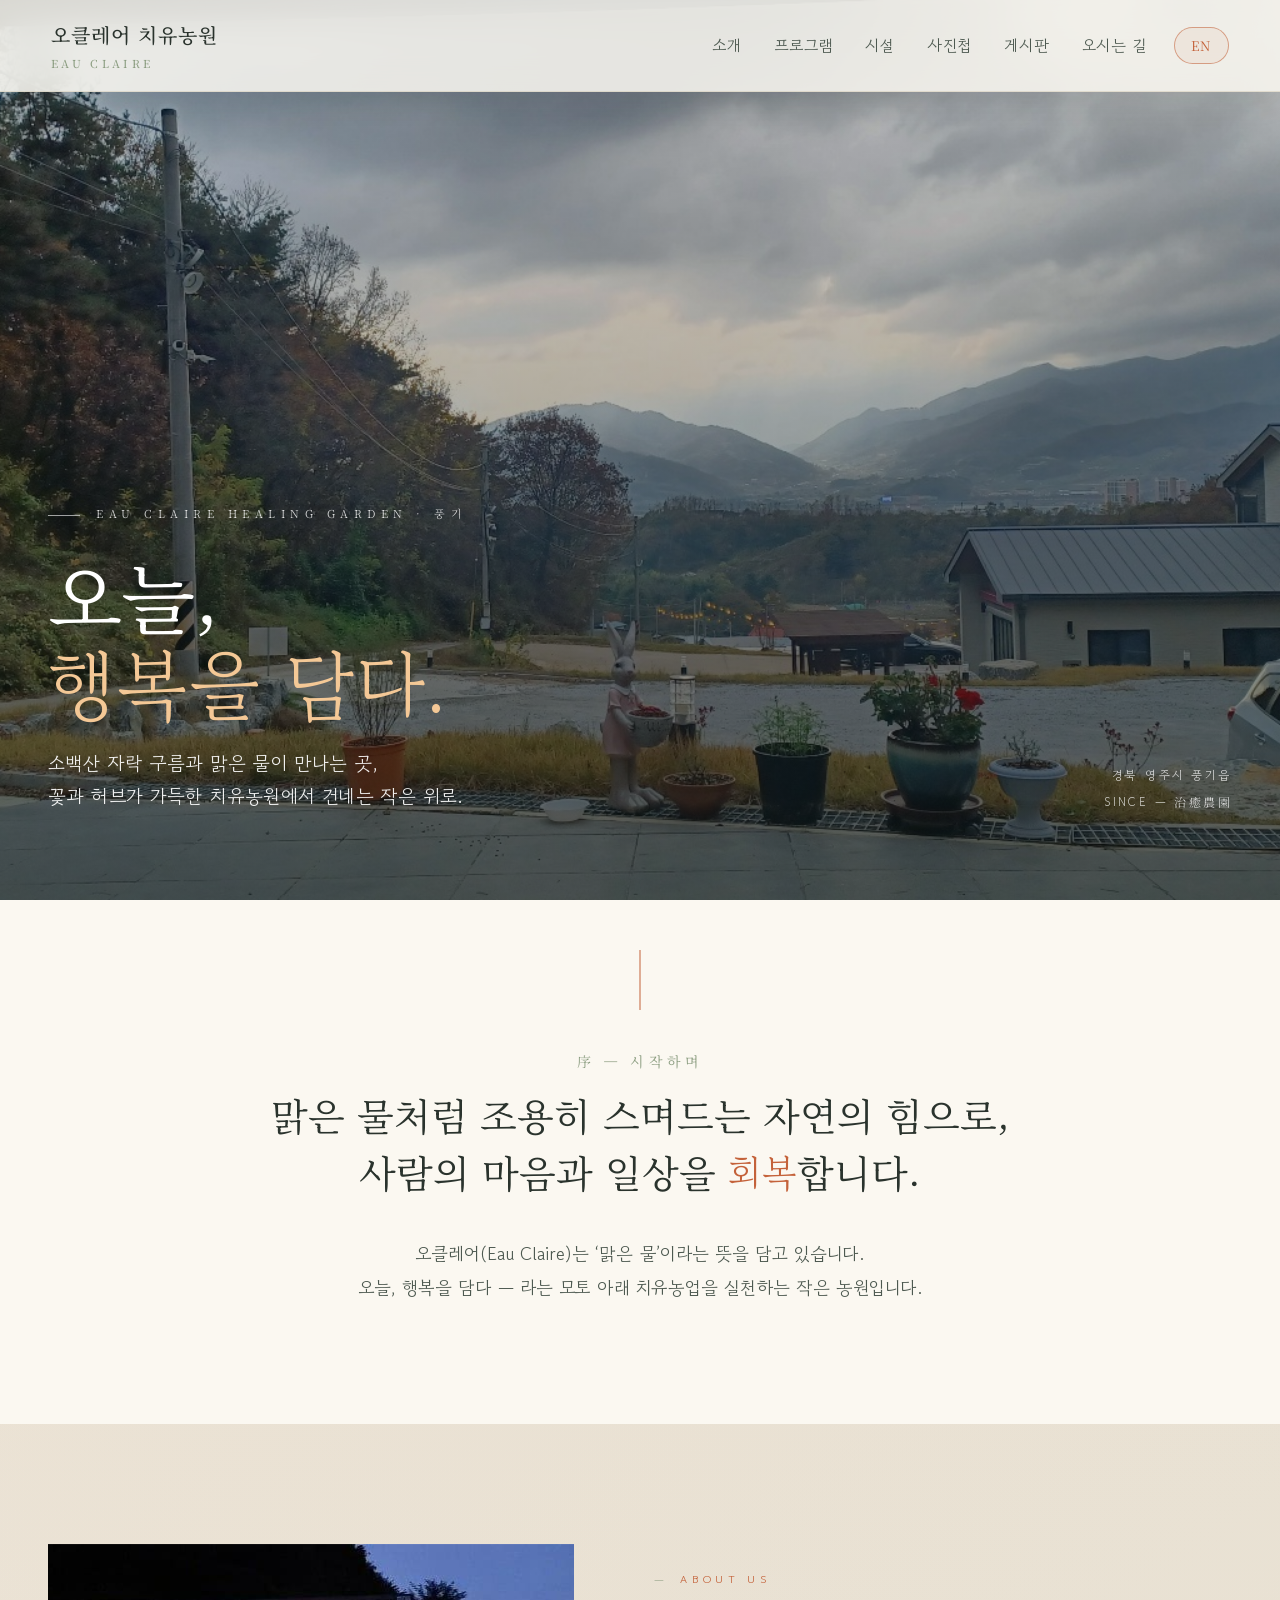
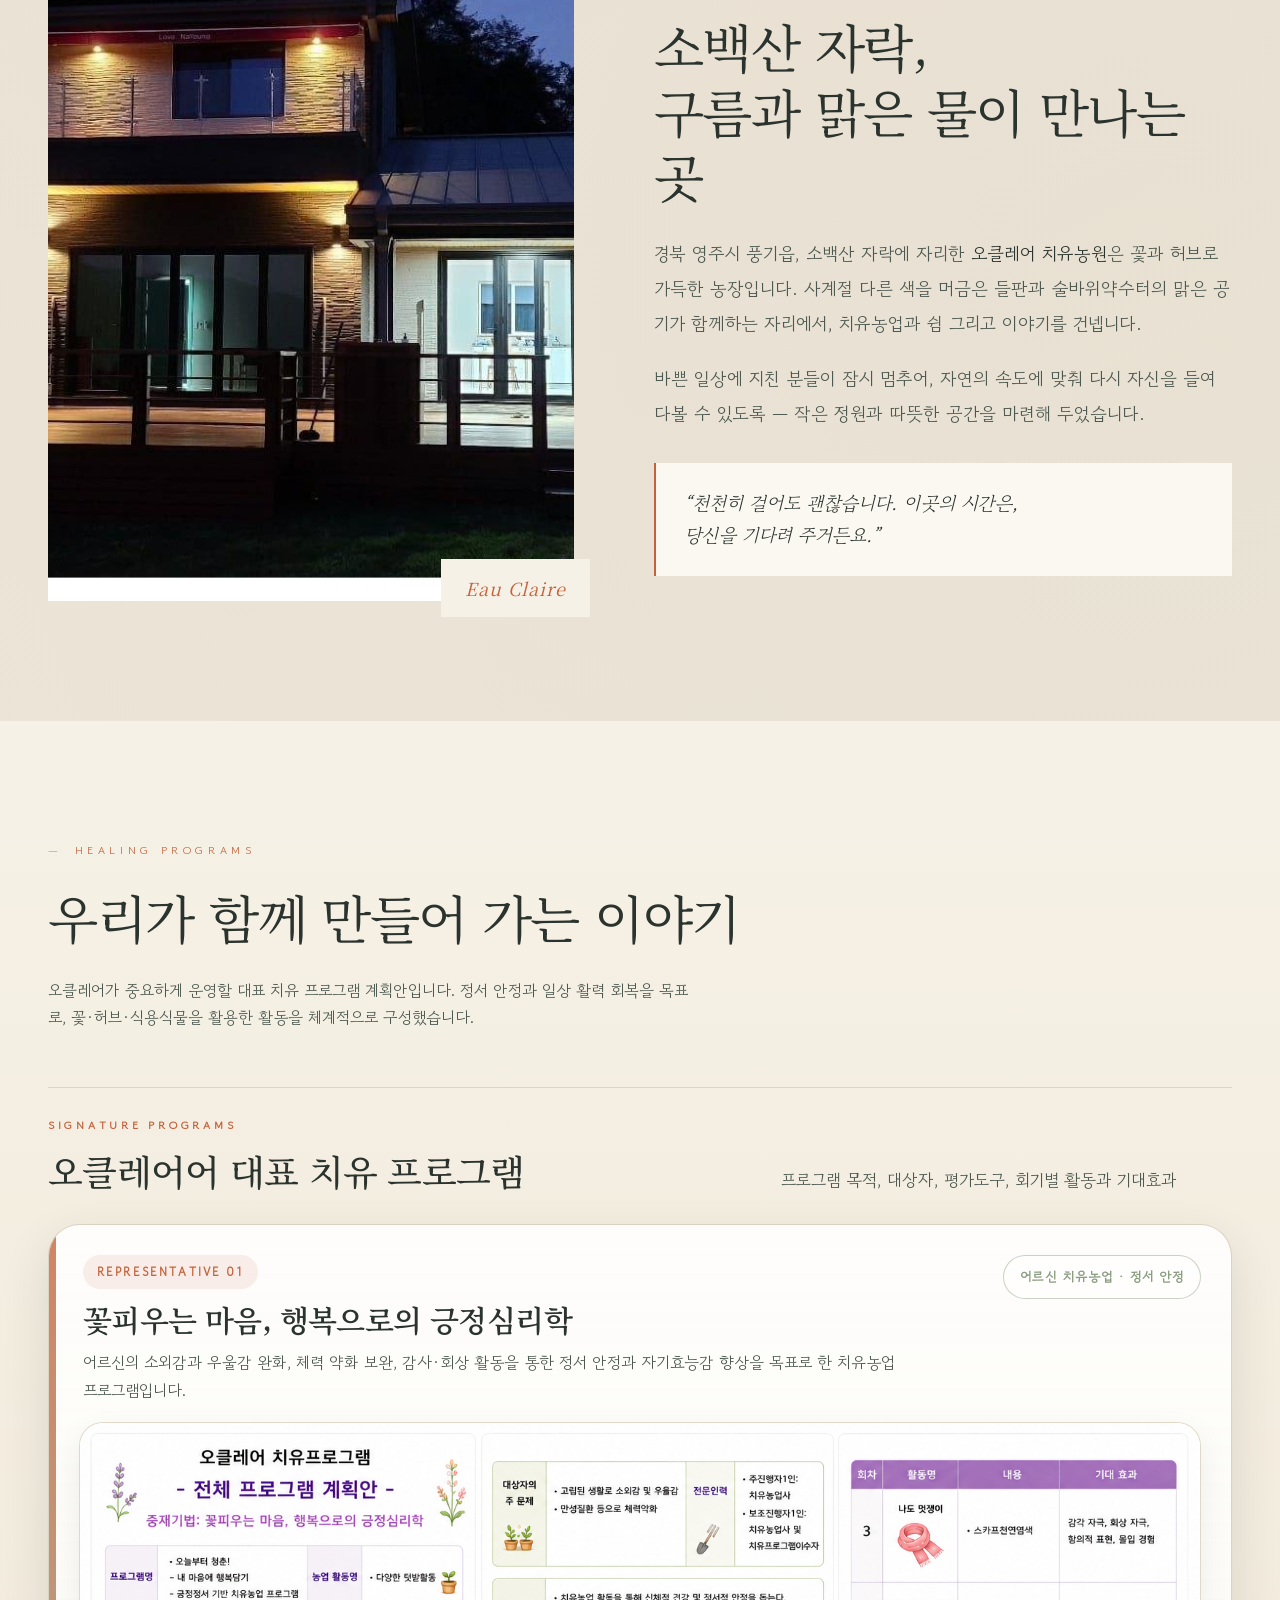
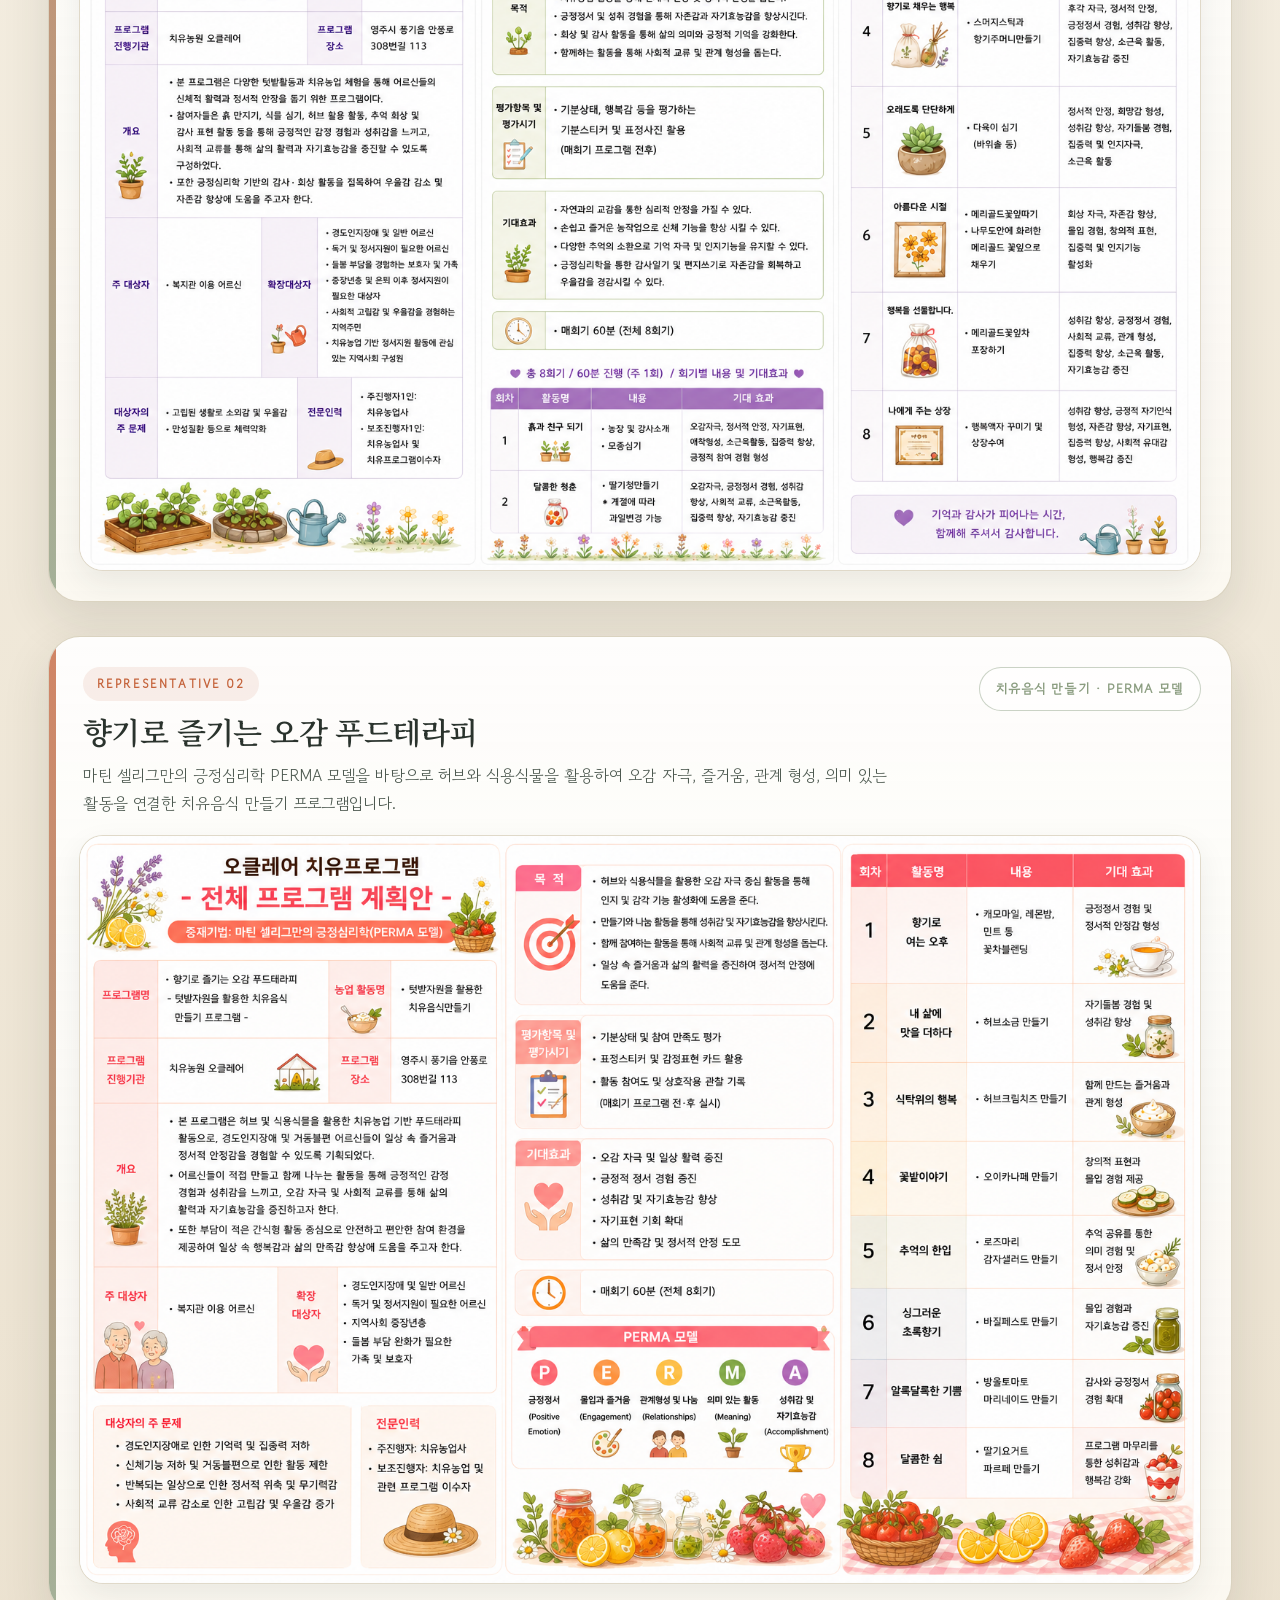
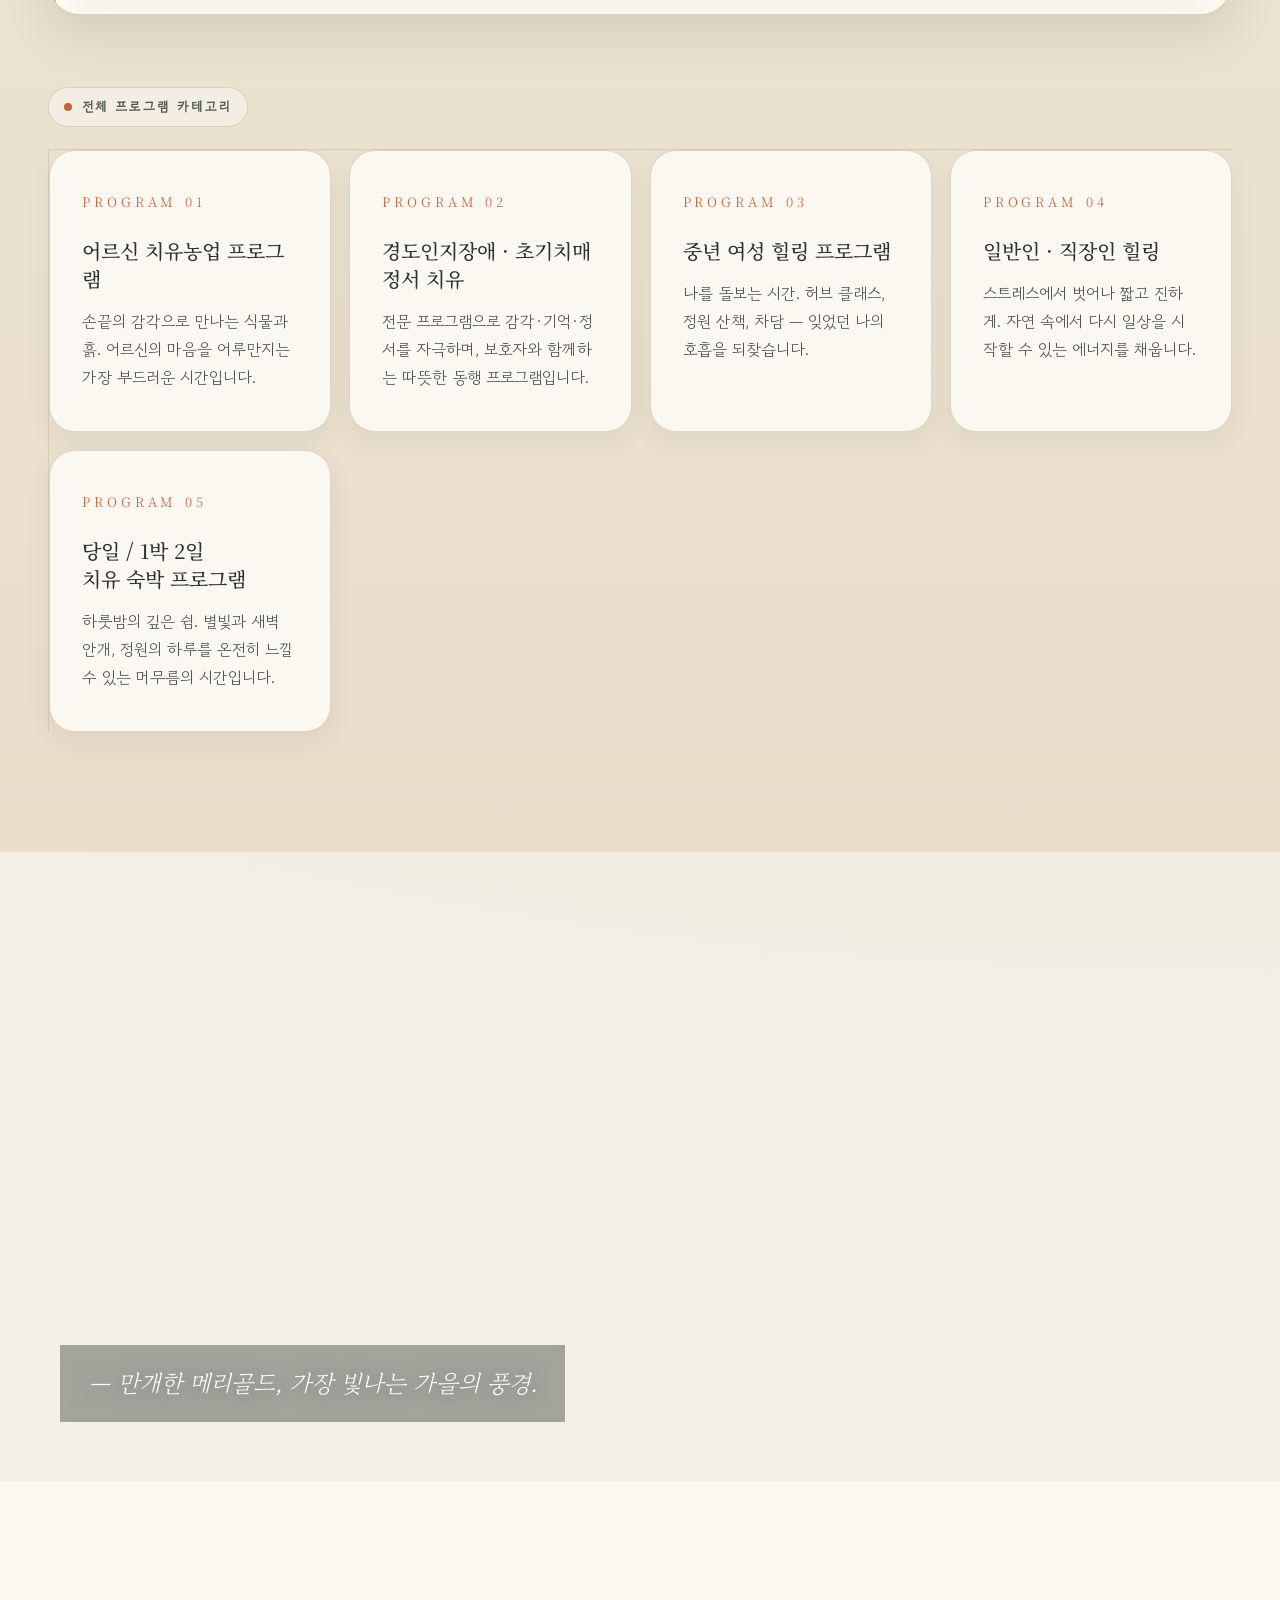
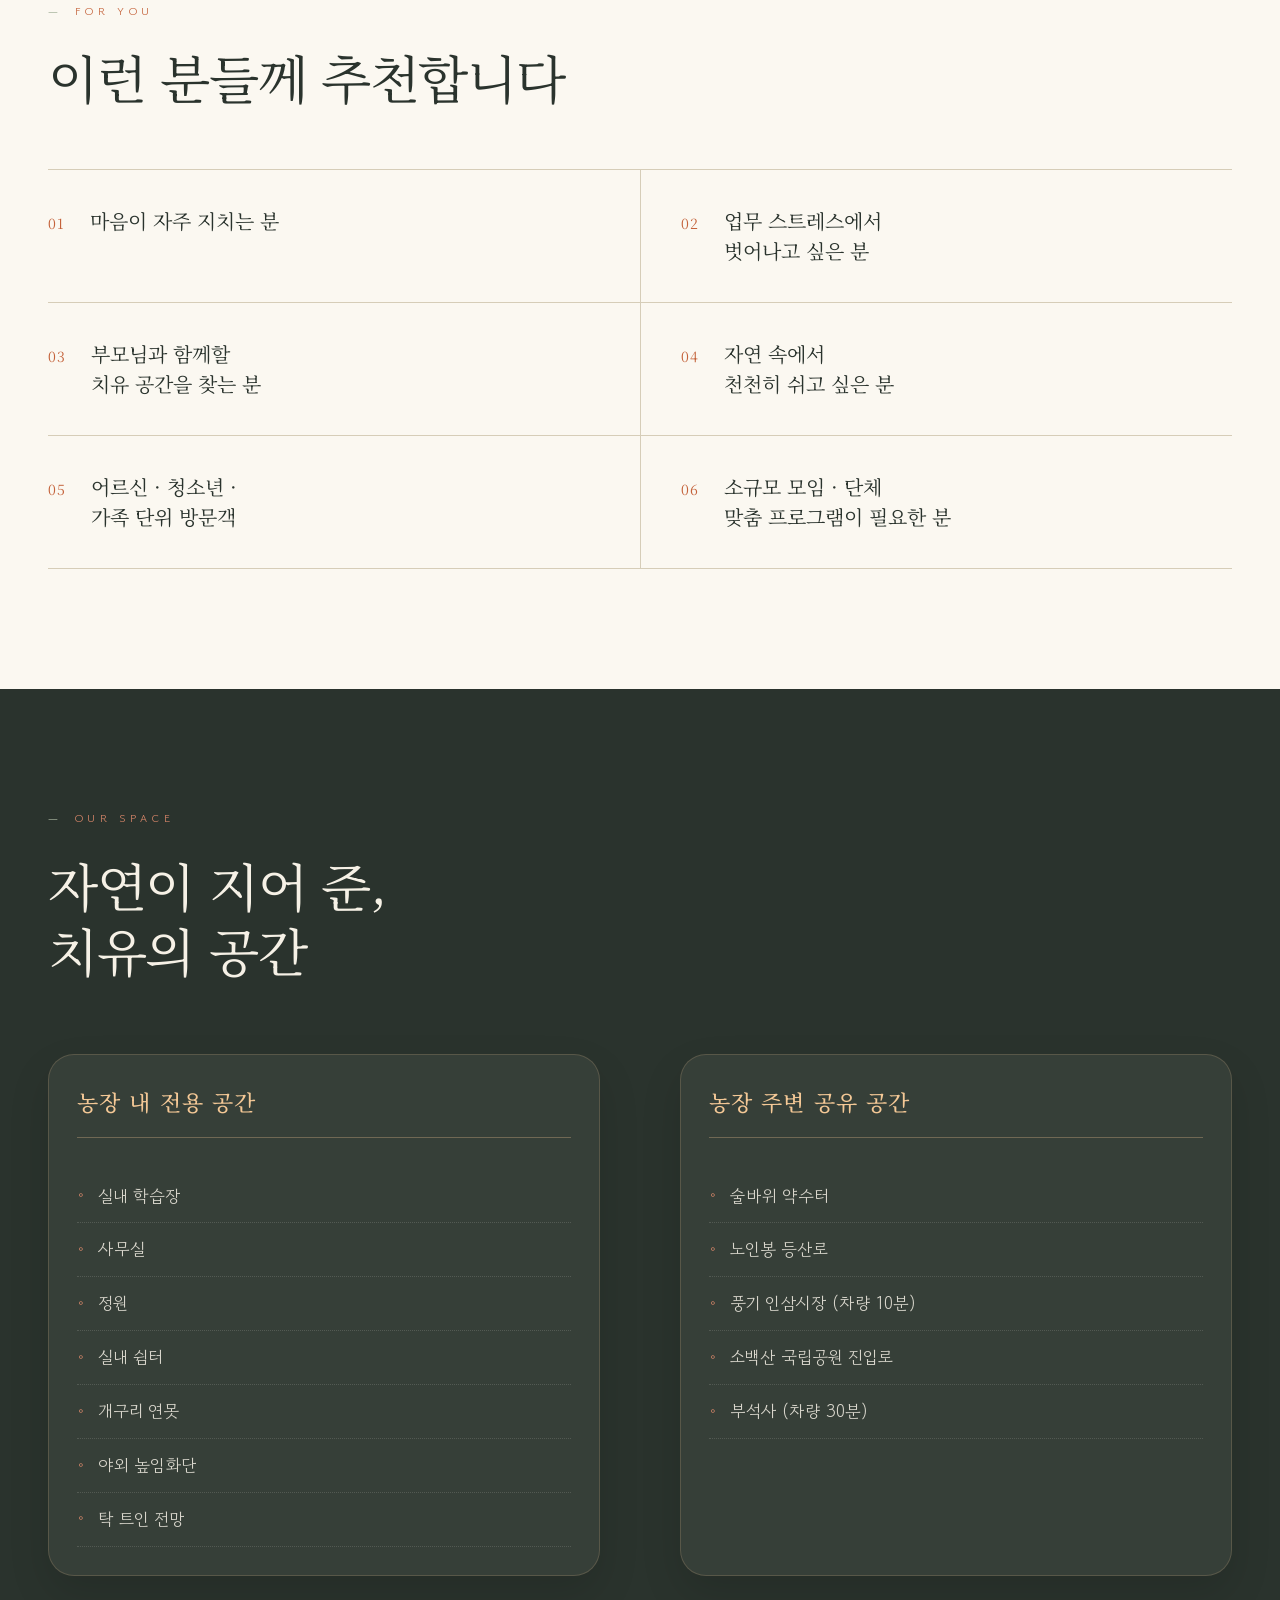
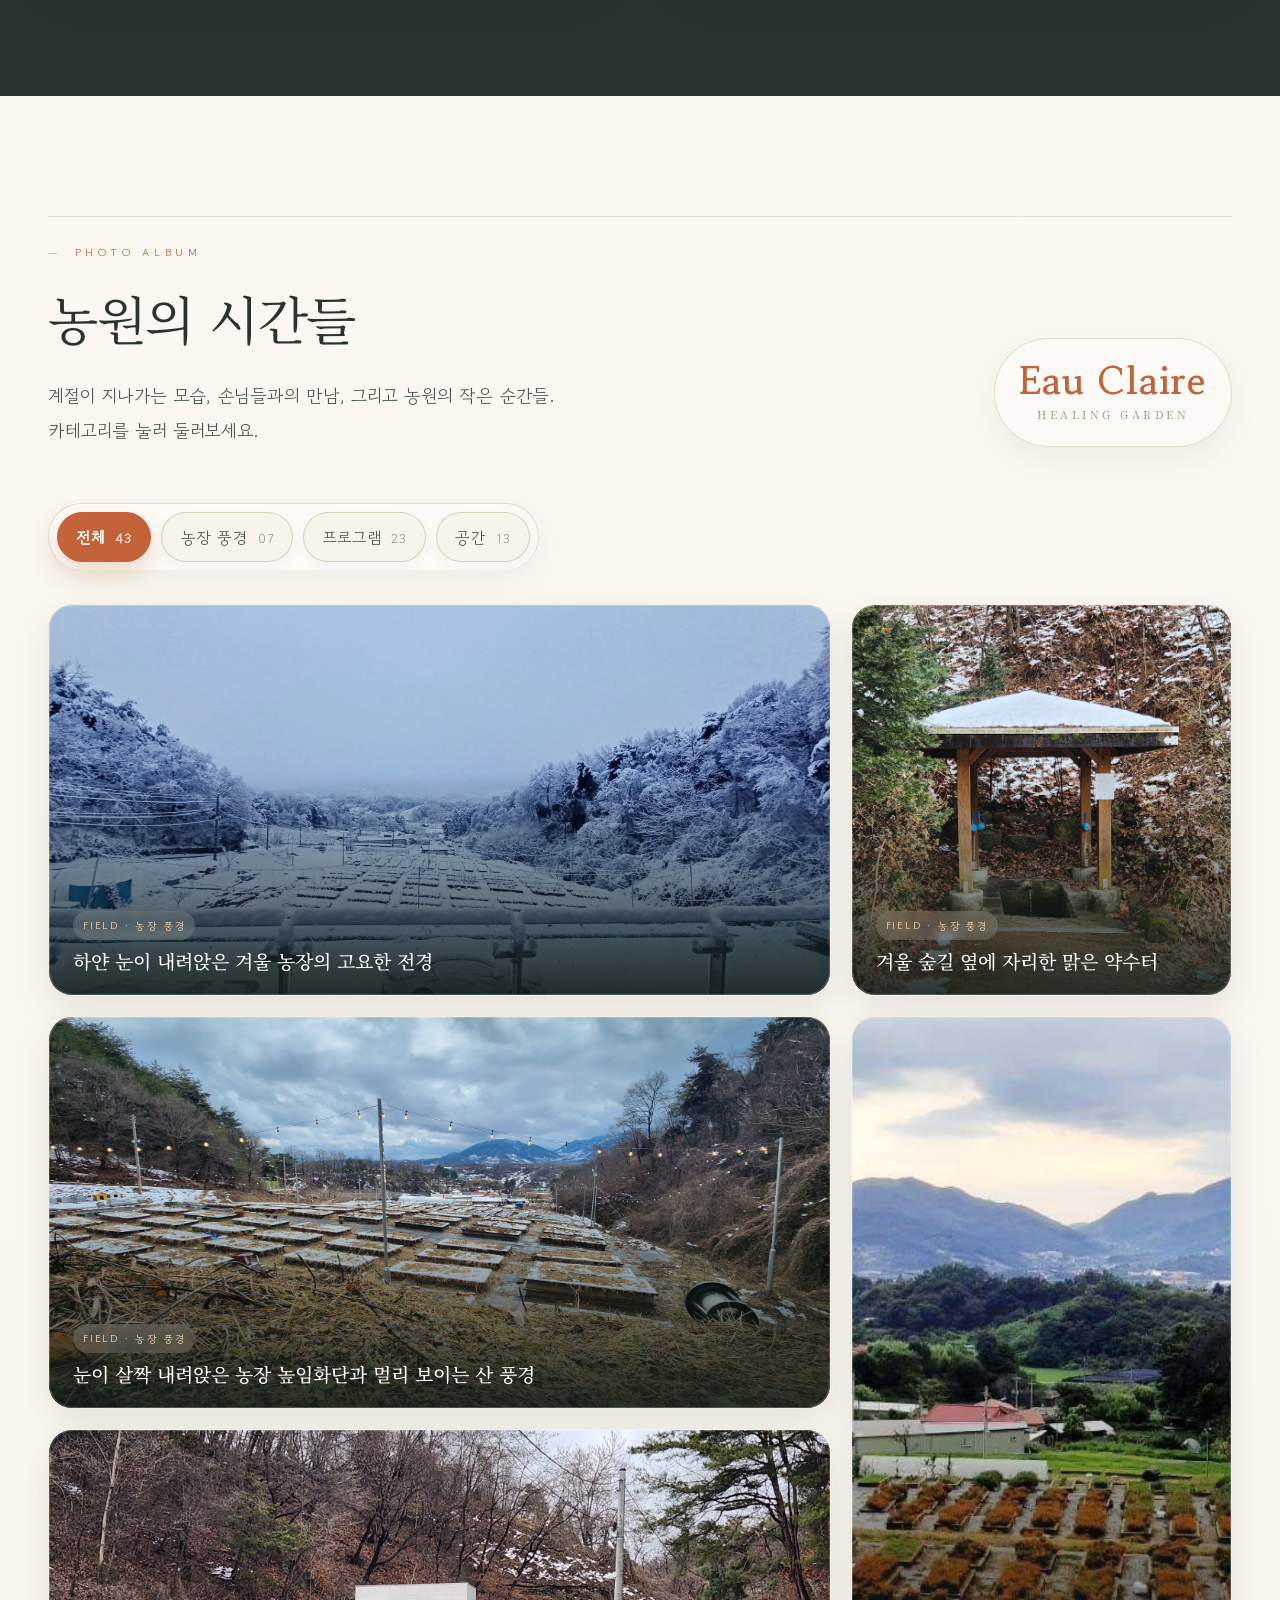
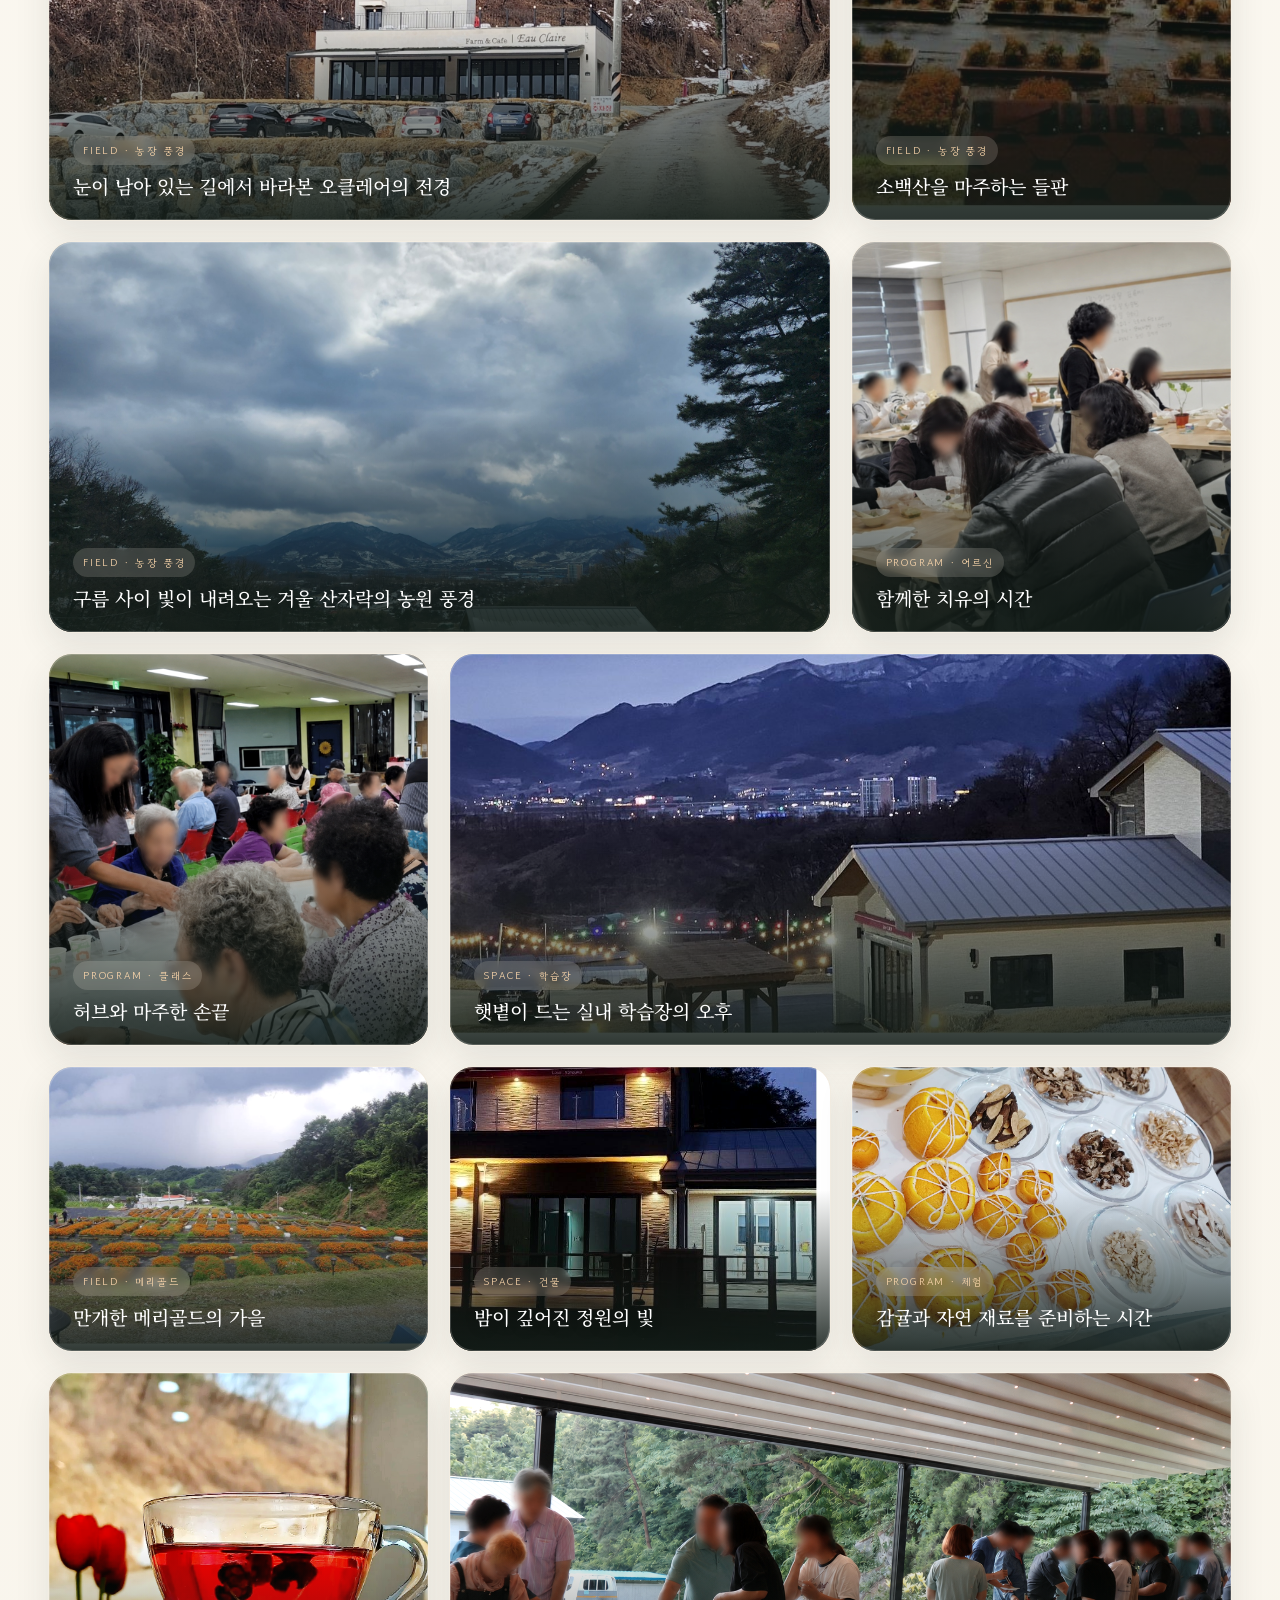
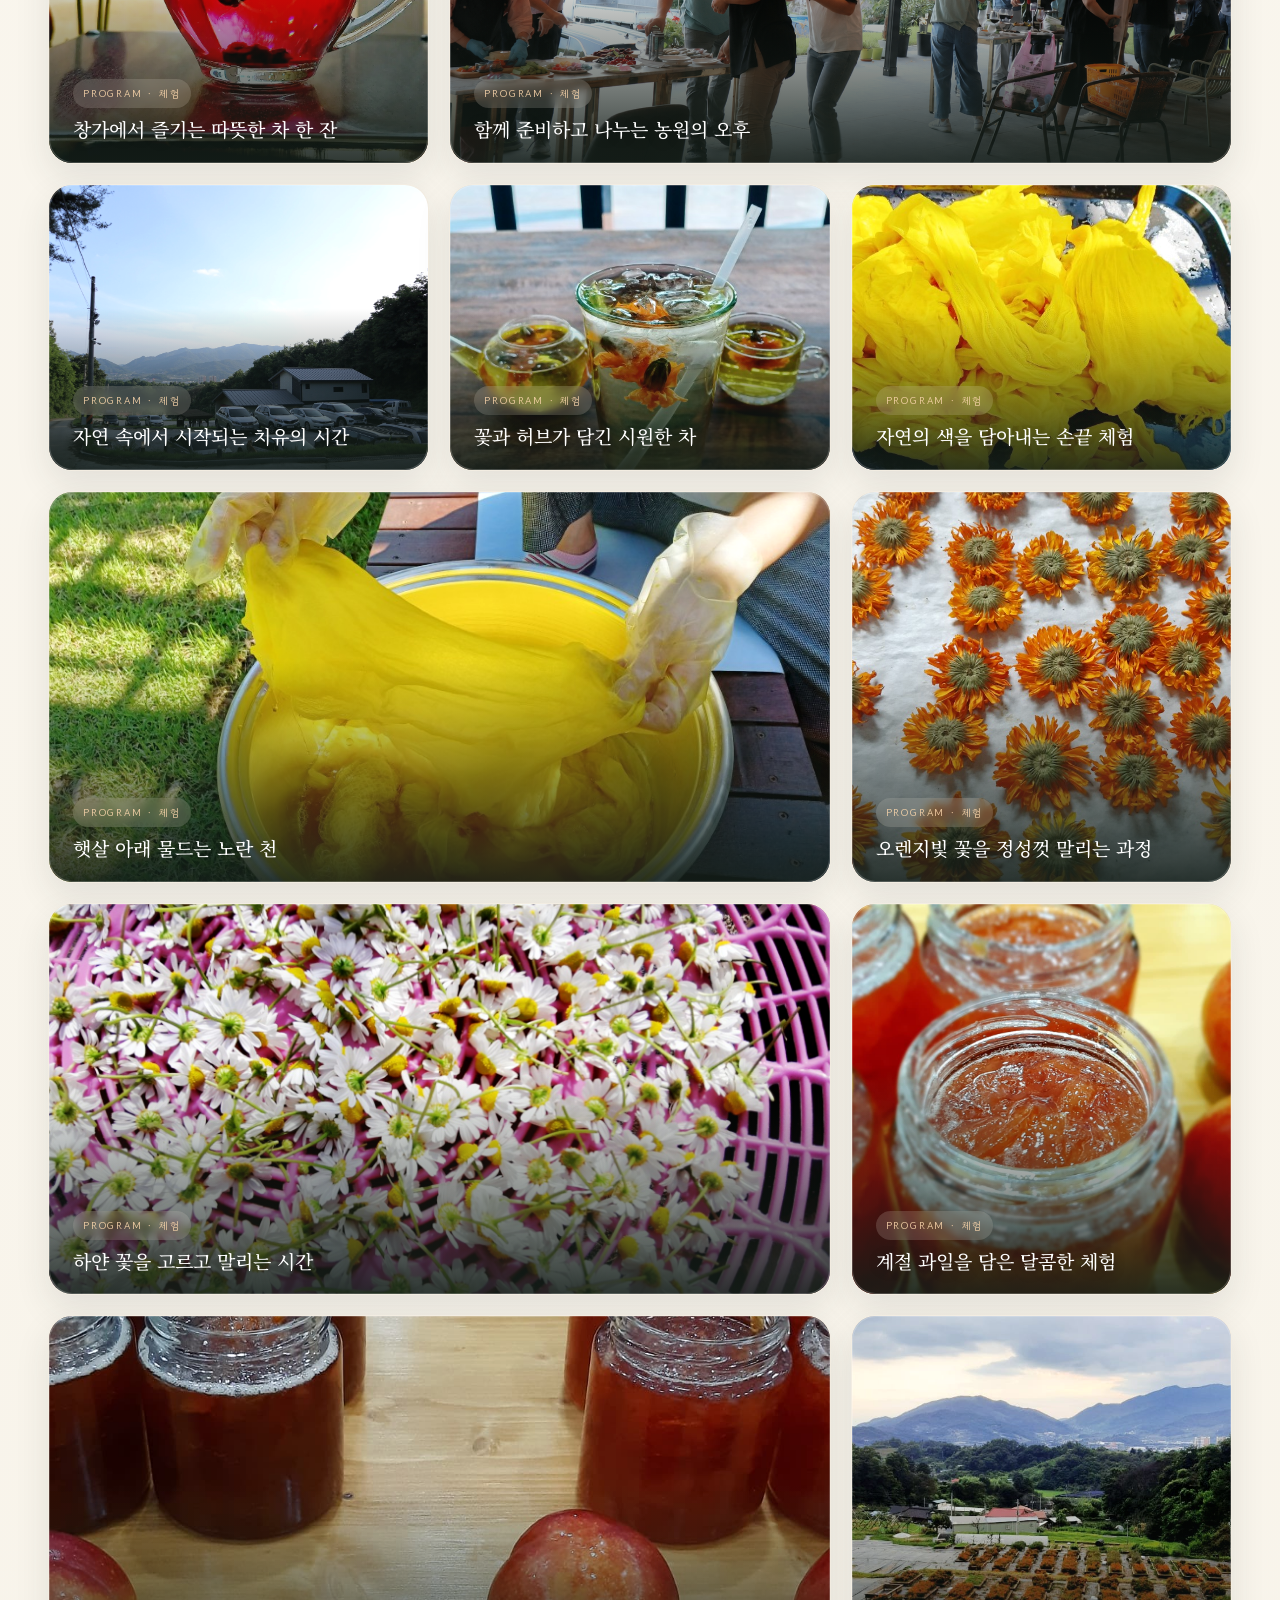
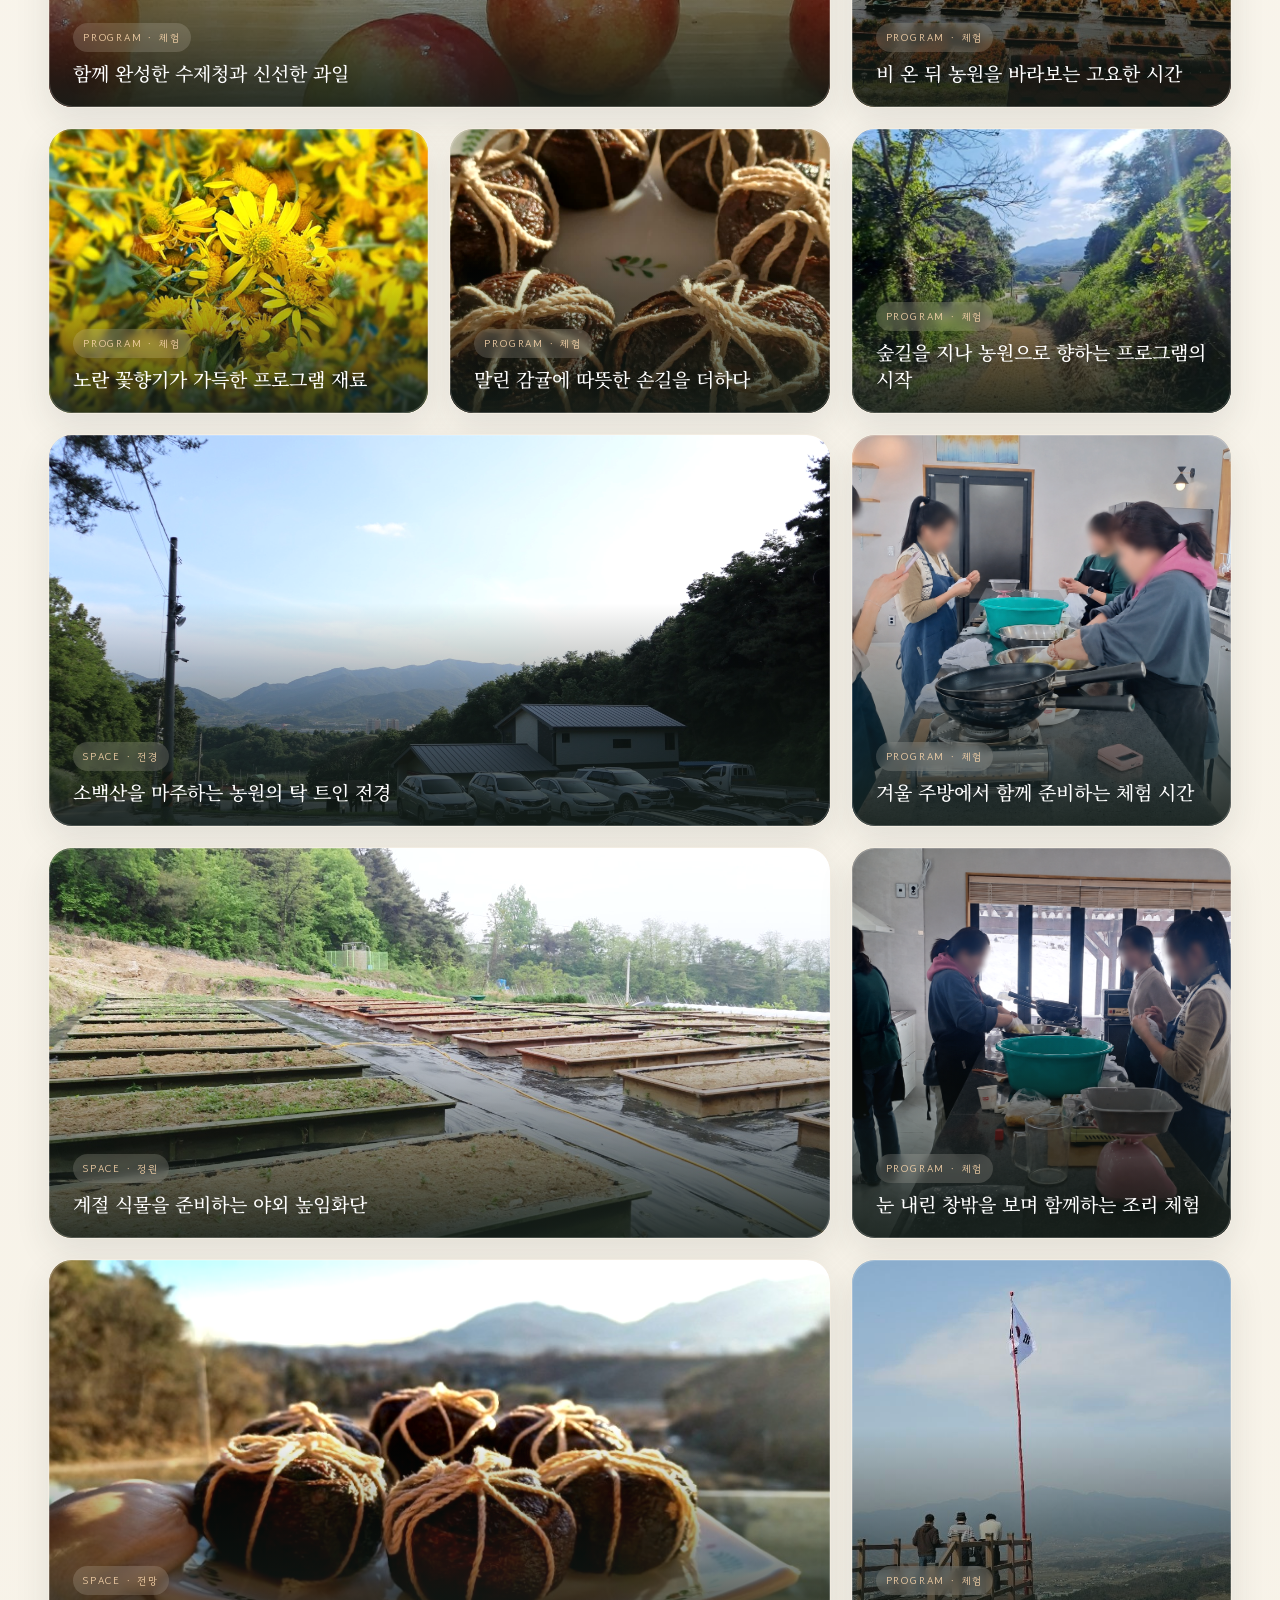
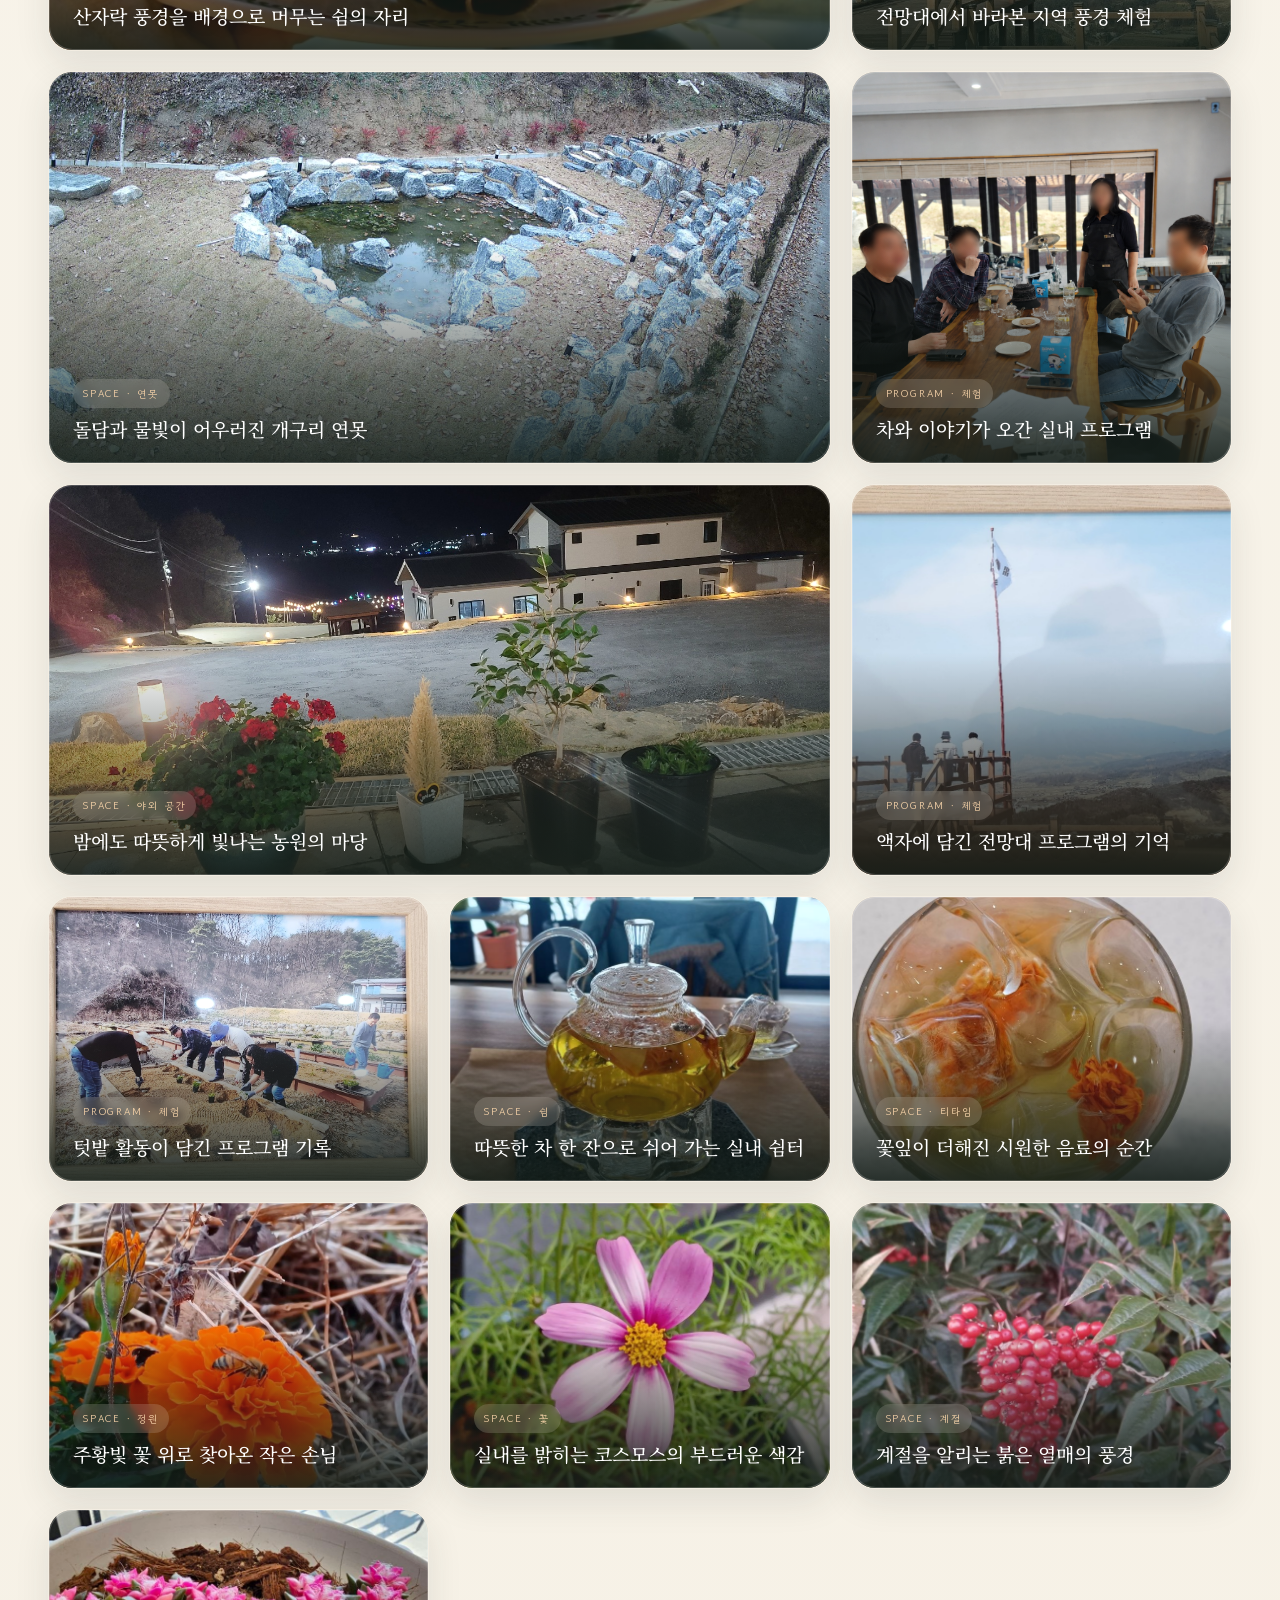
<file: index.html>
<!DOCTYPE html>
<!DOCTYPE html>

<html lang="ko">
<head>
<meta charset="utf-8"/>
<meta content="width=device-width, initial-scale=1.0" name="viewport"/>
<title>오클레어 치유농원 — 오늘, 행복을 담다</title>
<link href="https://fonts.googleapis.com" rel="preconnect"/>
<link crossorigin="" href="https://fonts.gstatic.com" rel="preconnect"/>
<link href="https://fonts.googleapis.com/css2?family=Gowun+Batang:wght@400;700&amp;family=Noto+Serif+KR:wght@300;400;500;600;700&amp;family=Gowun+Dodum&amp;display=swap" rel="stylesheet"/>
<style>
:root {
  --cream: #F6F1E6; --cream-light: #FBF8F1;
  --ink: #2A332D; --ink-soft: #4D5950;
  --terracotta: #C4623A; --terracotta-soft: #D9876A;
  --sage: #8B9D80; --sage-light: #C4CFB9;
  --beige: #E8DDC9; --line: #D6CDB8;
}
* { box-sizing: border-box; margin: 0; padding: 0; }
html { scroll-behavior: smooth; }
body { font-family: 'Gowun Dodum', 'Noto Serif KR', serif; background: var(--cream); color: var(--ink); line-height: 1.7; font-size: 16px; -webkit-font-smoothing: antialiased; }

.nav { position: fixed; top: 0; left: 0; right: 0; display: flex; justify-content: space-between; align-items: center; padding: 20px 48px; background: rgba(246,241,230,0.92); backdrop-filter: blur(8px); z-index: 100; border-bottom: 1px solid rgba(214,205,184,0.4); }
.nav-brand { font-family: 'Noto Serif KR', serif; font-weight: 500; font-size: 18px; letter-spacing: 0.05em; }
.nav-brand small { display: block; font-size: 10px; letter-spacing: 0.3em; color: var(--sage); margin-top: 2px; text-transform: uppercase; }
.nav-links { display: flex; gap: 28px; }
.nav-links a { color: var(--ink-soft); text-decoration: none; font-size: 14px; letter-spacing: 0.05em; transition: color 0.3s; }
.nav-links a:hover { color: var(--terracotta); }
@media (max-width: 900px) { .nav { padding: 16px 20px; } .nav-links { display: none; } }

.hero { height: 100vh; min-height: 640px; position: relative; background-image: linear-gradient(180deg, rgba(20,30,25,0.15) 0%, rgba(20,30,25,0.55) 100%), url('img/image_01.jpg'); background-size: cover; background-position: center; display: flex; align-items: flex-end; padding: 0 48px 88px; color: #fff; }
.hero-content { max-width: 720px; }
.hero-eyebrow { font-size: 11px; letter-spacing: 0.5em; text-transform: uppercase; color: rgba(255,255,255,0.85); margin-bottom: 28px; font-family: 'Noto Serif KR', serif; font-weight: 300; }
.hero-eyebrow::before { content: ""; display: inline-block; width: 32px; height: 1px; background: rgba(255,255,255,0.6); vertical-align: middle; margin-right: 16px; }
.hero h1 { font-family: 'Noto Serif KR', serif; font-size: clamp(42px, 6vw, 78px); font-weight: 400; line-height: 1.15; letter-spacing: -0.01em; margin-bottom: 20px; }
.hero h1 em { font-style: normal; color: #F4C896; font-weight: 300; font-family: 'Gowun Batang', serif; }
.hero-tag { font-size: 17px; font-weight: 300; opacity: 0.92; max-width: 520px; letter-spacing: 0.02em; }
.hero-meta { position: absolute; bottom: 88px; right: 48px; text-align: right; font-size: 12px; letter-spacing: 0.2em; color: rgba(255,255,255,0.75); }
.hero-meta div + div { margin-top: 6px; }
@media (max-width: 768px) { .hero { padding: 0 20px 60px; } .hero-meta { display: none; } }

section { padding: 120px 48px; }
.container { max-width: 1200px; margin: 0 auto; }
.section-label { font-size: 11px; letter-spacing: 0.4em; text-transform: uppercase; color: var(--terracotta); margin-bottom: 24px; font-weight: 500; }
.section-label::before { content: "—"; margin-right: 12px; color: var(--sage); }
h2.section-title { font-family: 'Noto Serif KR', serif; font-size: clamp(32px, 4.5vw, 52px); font-weight: 400; line-height: 1.25; margin-bottom: 28px; letter-spacing: -0.01em; }
@media (max-width: 768px) { section { padding: 80px 20px; } }

.intro { background: var(--cream-light); text-align: center; position: relative; overflow: hidden; }
.intro::before { content: ""; position: absolute; top: 50px; left: 50%; width: 1px; height: 60px; background: var(--terracotta); transform: translateX(-50%); }
.intro-mark { font-family: 'Noto Serif KR', serif; font-size: 14px; letter-spacing: 0.3em; color: var(--sage); margin-bottom: 12px; margin-top: 30px; }
.intro h2 { font-family: 'Noto Serif KR', serif; font-size: clamp(26px, 3.5vw, 38px); font-weight: 400; line-height: 1.5; max-width: 760px; margin: 0 auto 36px; color: var(--ink); }
.intro h2 em { font-style: normal; color: var(--terracotta); font-family: 'Gowun Batang', serif; }
.intro p { max-width: 600px; margin: 0 auto; color: var(--ink-soft); font-size: 16px; line-height: 1.9; }

.about { display: grid; grid-template-columns: 1fr 1.1fr; gap: 80px; align-items: center; }
.about-img { aspect-ratio: 4/5; background-image: url('img/image_02.jpg'); background-size: cover; background-position: center; position: relative; }
.about-img::after { content: "Eau Claire"; position: absolute; bottom: -16px; right: -16px; background: var(--cream); padding: 14px 24px; font-family: 'Noto Serif KR', serif; font-style: italic; font-size: 18px; color: var(--terracotta); letter-spacing: 0.05em; }
.about-text p { margin-bottom: 20px; color: var(--ink-soft); font-size: 16px; line-height: 1.95; }
.about-text p strong { color: var(--ink); font-weight: 500; }
.about-quote { margin-top: 32px; padding: 24px 28px; border-left: 2px solid var(--terracotta); font-family: 'Gowun Batang', serif; font-style: italic; color: var(--ink); background: var(--cream-light); font-size: 17px; }
@media (max-width: 768px) { .about { grid-template-columns: 1fr; gap: 48px; } }

.programs { background: linear-gradient(180deg, var(--cream) 0%, var(--beige) 100%); }
.program-grid { display: grid; grid-template-columns: repeat(auto-fit, minmax(280px, 1fr)); gap: 0; margin-top: 60px; border-top: 1px solid var(--line); border-left: 1px solid var(--line); }
.program-card { padding: 40px 32px; border-right: 1px solid var(--line); border-bottom: 1px solid var(--line); background: var(--cream-light); transition: background 0.4s; position: relative; }
.program-card:hover { background: #fff; }
.program-num { font-family: 'Noto Serif KR', serif; font-size: 13px; font-weight: 300; color: var(--terracotta); letter-spacing: 0.3em; margin-bottom: 24px; display: block; }
.program-title { font-family: 'Noto Serif KR', serif; font-size: 20px; font-weight: 500; margin-bottom: 14px; line-height: 1.4; color: var(--ink); }
.program-desc { font-size: 14px; color: var(--ink-soft); line-height: 1.75; }

.image-break { height: 70vh; min-height: 480px; background-image: url('img/image_03.jpg'); background-size: cover; background-position: center; background-attachment: fixed; position: relative; }
.image-break-text { position: absolute; bottom: 60px; left: 60px; color: #fff; font-family: 'Gowun Batang', serif; font-style: italic; font-size: 22px; text-shadow: 0 2px 20px rgba(0,0,0,0.4); background: rgba(42,51,45,0.4); backdrop-filter: blur(4px); padding: 18px 28px; }
@media (max-width: 768px) { .image-break { background-attachment: scroll; height: 50vh; } .image-break-text { bottom: 24px; left: 24px; right: 24px; font-size: 16px; padding: 14px 18px; } }

.audience { background: var(--cream-light); }
.audience-list { margin-top: 60px; display: grid; grid-template-columns: 1fr 1fr; gap: 0; }
.audience-item { padding: 36px 0; border-top: 1px solid var(--line); display: flex; align-items: baseline; gap: 24px; }
.audience-item:nth-child(odd) { padding-right: 40px; }
.audience-item:nth-child(even) { padding-left: 40px; border-left: 1px solid var(--line); }
.audience-item:last-child, .audience-item:nth-last-child(2) { border-bottom: 1px solid var(--line); }
.audience-num { font-family: 'Noto Serif KR', serif; font-size: 14px; color: var(--terracotta); font-weight: 400; flex-shrink: 0; letter-spacing: 0.1em; }
.audience-text { font-family: 'Noto Serif KR', serif; font-size: 18px; font-weight: 400; color: var(--ink); line-height: 1.5; }
@media (max-width: 768px) { .audience-list { grid-template-columns: 1fr; } .audience-item:nth-child(odd), .audience-item:nth-child(even) { padding: 28px 0; border-left: none; } .audience-item { border-top: 1px solid var(--line); } }

.facilities { background: var(--ink); color: var(--cream); }
.facilities .section-label { color: var(--terracotta-soft); }
.facilities .section-label::before { color: var(--sage-light); }
.facilities h2 { color: var(--cream); }
.fac-grid { display: grid; grid-template-columns: 1fr 1fr; gap: 80px; margin-top: 72px; }
.fac-block h3 { font-family: 'Noto Serif KR', serif; font-size: 22px; font-weight: 500; color: #F4C896; margin-bottom: 32px; padding-bottom: 16px; border-bottom: 1px solid rgba(244,200,150,0.3); letter-spacing: 0.05em; }
.fac-block ul { list-style: none; }
.fac-block li { padding: 12px 0; font-size: 15px; color: rgba(246,241,230,0.85); border-bottom: 1px dotted rgba(246,241,230,0.15); display: flex; align-items: center; gap: 14px; }
.fac-block li::before { content: "◦"; color: var(--terracotta-soft); font-size: 14px; }
@media (max-width: 768px) { .fac-grid { grid-template-columns: 1fr; gap: 48px; } }

/* ======== 사진첩 ======== */
.album { background: var(--cream-light); }
.album-header { display: flex; justify-content: space-between; align-items: flex-end; flex-wrap: wrap; gap: 24px; margin-bottom: 48px; }
.album-header-left { flex: 1; min-width: 280px; }
.album-meta { text-align: right; font-family: 'Noto Serif KR', serif; }
.album-meta-num { font-size: 56px; font-weight: 300; color: var(--terracotta); line-height: 1; }
.album-meta-label { font-size: 11px; letter-spacing: 0.3em; color: var(--sage); margin-top: 4px; text-transform: uppercase; }
.filter-tabs { display: flex; gap: 4px; flex-wrap: wrap; margin-bottom: 36px; border-bottom: 1px solid var(--line); padding-bottom: 0; }
.filter-tab { background: none; border: none; padding: 14px 22px; font-family: 'Gowun Dodum', sans-serif; font-size: 14px; color: var(--ink-soft); cursor: pointer; position: relative; letter-spacing: 0.05em; transition: color 0.2s; }
.filter-tab:hover { color: var(--terracotta); }
.filter-tab.active { color: var(--terracotta); font-weight: 600; }
.filter-tab.active::after { content: ""; position: absolute; bottom: -1px; left: 0; right: 0; height: 2px; background: var(--terracotta); }
.filter-tab .count { font-size: 11px; color: var(--sage); margin-left: 4px; }
.album-grid { display: grid; grid-template-columns: repeat(3, 1fr); gap: 16px; grid-auto-flow: dense; }
.album-item { position: relative; overflow: hidden; background: var(--beige); cursor: pointer; transition: transform 0.5s ease; }
.album-item.tall { grid-row: span 2; }
.album-item.wide { grid-column: span 2; }
.album-item img { width: 100%; height: 100%; object-fit: cover; display: block; transition: transform 0.8s ease; aspect-ratio: 4/3; }
.album-item.tall img { aspect-ratio: 3/5; }
.album-item.wide img { aspect-ratio: 16/8; }
.album-item:hover img { transform: scale(1.06); }
.album-overlay { position: absolute; inset: 0; background: linear-gradient(180deg, transparent 50%, rgba(20,30,25,0.85) 100%); display: flex; flex-direction: column; justify-content: flex-end; padding: 20px; color: #fff; opacity: 0; transition: opacity 0.4s; }
.album-item:hover .album-overlay { opacity: 1; }
.album-cat { font-size: 10px; letter-spacing: 0.3em; color: #F4C896; margin-bottom: 8px; text-transform: uppercase; }
.album-caption { font-family: 'Noto Serif KR', serif; font-size: 16px; font-weight: 500; line-height: 1.4; margin-bottom: 4px; }
.album-date { font-size: 12px; opacity: 0.7; }
.album-more { text-align: center; margin-top: 56px; }
.album-more a { display: inline-block; padding: 14px 36px; border: 1px solid var(--terracotta); color: var(--terracotta); text-decoration: none; font-size: 13px; letter-spacing: 0.2em; transition: all 0.3s; font-family: 'Noto Serif KR', serif; }
.album-more a:hover { background: var(--terracotta); color: var(--cream-light); }
@media (max-width: 900px) { .album-grid { grid-template-columns: repeat(2, 1fr); } .album-item.wide { grid-column: span 2; } .album-item.tall { grid-row: span 1; } }
@media (max-width: 600px) { .album-grid { grid-template-columns: 1fr; gap: 12px; } .album-item.wide { grid-column: span 1; } .album-overlay { opacity: 1; background: linear-gradient(180deg, transparent 40%, rgba(20,30,25,0.85) 100%); } }

/* ======== 게시판 ======== */
.notice { background: var(--cream); }
.notice-header { display: flex; justify-content: space-between; align-items: flex-end; flex-wrap: wrap; gap: 24px; margin-bottom: 48px; }
.notice-header-left { flex: 1; min-width: 280px; }
.notice-list { border-top: 2px solid var(--ink); }
.notice-item { display: grid; grid-template-columns: 100px 90px 1fr auto; gap: 28px; padding: 26px 8px; border-bottom: 1px solid var(--line); align-items: center; cursor: pointer; transition: background 0.25s, padding 0.25s; text-decoration: none; color: inherit; }
.notice-item:hover { background: var(--cream-light); padding-left: 20px; }
.notice-item:hover .notice-arrow { color: var(--terracotta); transform: translateX(6px); }
.notice-date { font-family: 'Noto Serif KR', serif; font-size: 13px; color: var(--sage); letter-spacing: 0.05em; }
.notice-cat { display: inline-block; padding: 5px 12px; font-size: 11px; letter-spacing: 0.15em; border: 1px solid var(--line); color: var(--ink-soft); text-align: center; background: var(--cream-light); }
.notice-cat-pin { border-color: var(--terracotta); color: var(--terracotta); background: rgba(196,98,58,0.06); }
.notice-cat-prog { border-color: var(--sage); color: var(--sage); background: rgba(139,157,128,0.08); }
.notice-cat-diary { border-color: #B89968; color: #8E7041; background: #F8F1E0; }
.notice-content { min-width: 0; }
.notice-title { font-family: 'Noto Serif KR', serif; font-size: 17px; font-weight: 500; color: var(--ink); margin-bottom: 6px; white-space: nowrap; overflow: hidden; text-overflow: ellipsis; }
.notice-excerpt { font-size: 13px; color: var(--ink-soft); white-space: nowrap; overflow: hidden; text-overflow: ellipsis; line-height: 1.6; }
.notice-arrow { color: var(--sage); font-size: 20px; transition: all 0.3s; }
.notice-more { display: flex; justify-content: space-between; align-items: center; margin-top: 32px; padding-top: 24px; border-top: 1px solid var(--line); }
.notice-more-text { font-size: 13px; color: var(--sage); font-style: italic; }
.notice-more a { color: var(--ink); text-decoration: none; font-size: 13px; letter-spacing: 0.15em; border-bottom: 1px solid var(--ink); padding-bottom: 4px; transition: color 0.3s, border-color 0.3s; }
.notice-more a:hover { color: var(--terracotta); border-color: var(--terracotta); }
@media (max-width: 768px) { .notice-item { grid-template-columns: 1fr; gap: 8px; padding: 20px 8px; } .notice-item:hover { padding-left: 8px; } .notice-cat { justify-self: flex-start; } .notice-arrow { display: none; } .notice-title { white-space: normal; } .notice-excerpt { white-space: normal; } }

.contact { background: var(--cream-light); text-align: center; }
.contact-card { max-width: 760px; margin: 64px auto 0; background: var(--cream); padding: 64px 48px; border: 1px solid var(--line); position: relative; }
.contact-card::before, .contact-card::after { content: ""; position: absolute; width: 40px; height: 40px; border: 1px solid var(--terracotta); }
.contact-card::before { top: -1px; left: -1px; border-right: none; border-bottom: none; }
.contact-card::after { bottom: -1px; right: -1px; border-left: none; border-top: none; }
.contact-row { display: flex; justify-content: space-between; align-items: flex-start; padding: 18px 0; border-bottom: 1px solid var(--beige); text-align: left; gap: 20px; }
.contact-row:last-child { border-bottom: none; }
.contact-label { font-family: 'Noto Serif KR', serif; font-size: 12px; letter-spacing: 0.3em; color: var(--sage); text-transform: uppercase; flex-shrink: 0; width: 110px; padding-top: 4px; }
.contact-value { font-size: 16px; color: var(--ink); text-align: right; line-height: 1.6; }
.contact-value a { color: var(--terracotta); text-decoration: none; }
.contact-value a:hover { text-decoration: underline; }
.contact-cta { margin-top: 40px; padding: 20px; background: var(--terracotta); color: var(--cream-light); font-family: 'Noto Serif KR', serif; font-size: 15px; letter-spacing: 0.1em; }
@media (max-width: 768px) { .contact-card { padding: 40px 24px; } .contact-row { flex-direction: column; gap: 6px; } .contact-value { text-align: left; font-size: 15px; } .contact-label { width: auto; } }

footer { background: var(--ink); color: rgba(246,241,230,0.6); text-align: center; padding: 40px 20px; font-size: 13px; letter-spacing: 0.1em; }
footer .brand { font-family: 'Noto Serif KR', serif; font-size: 16px; color: var(--cream); letter-spacing: 0.2em; margin-bottom: 8px; }

@keyframes fadeUp { from { opacity: 0; transform: translateY(24px); } to { opacity: 1; transform: translateY(0); } }
.hero-content > * { animation: fadeUp 1s ease-out backwards; }
.hero-eyebrow { animation-delay: 0.2s; }
.hero h1 { animation-delay: 0.5s; }
.hero-tag { animation-delay: 0.9s; }

/* Requested font-size adjustment: description text and menu text +2px; section titles unchanged. */
.nav-links a { font-size: 16px; }
.hero-tag { font-size: 19px; }
.intro p { font-size: 18px; }
.about-text p { font-size: 18px; }
.about-quote { font-size: 19px; }
.program-desc { font-size: 16px; }
.image-break-text { font-size: 24px; }
.audience-text { font-size: 20px; }
.fac-block li { font-size: 17px; }
.filter-tab { font-size: 16px; }
.album-caption { font-size: 18px; }
.notice-excerpt { font-size: 15px; }
.contact-value { font-size: 18px; }
.contact-cta { font-size: 17px; }
@media (max-width: 768px) {
  .image-break-text { font-size: 18px; }
  .contact-value { font-size: 17px; }
}

.album-meta-brand {
  font-size: 34px;
  letter-spacing: 0.06em;
  white-space: nowrap;
}
@media (max-width: 700px) {
  .album-meta { text-align: left; }
  .album-meta-brand { font-size: 28px; }
}


/* ======== Final polish: refined, warm, editorial finish ======== */
:root {
  --shadow-soft: 0 18px 50px rgba(42, 51, 45, 0.10);
  --shadow-card: 0 14px 34px rgba(42, 51, 45, 0.12);
  --shadow-hover: 0 24px 60px rgba(42, 51, 45, 0.18);
}

body {
  background:
    radial-gradient(circle at top left, rgba(217,135,106,0.10), transparent 34%),
    linear-gradient(180deg, var(--cream-light) 0%, var(--cream) 42%, var(--cream-light) 100%);
}

.nav {
  padding: 18px 52px;
  background: rgba(251,248,241,0.86);
  border-bottom: 1px solid rgba(214,205,184,0.58);
  box-shadow: 0 10px 32px rgba(42,51,45,0.07);
}

.nav-links a {
  position: relative;
  padding: 8px 0;
}

.nav-links a::after {
  content: "";
  position: absolute;
  left: 0;
  right: 0;
  bottom: 1px;
  height: 1px;
  background: currentColor;
  transform: scaleX(0);
  transform-origin: center;
  transition: transform 0.28s ease;
  opacity: 0.7;
}

.nav-links a:hover::after {
  transform: scaleX(1);
}

section {
  position: relative;
}

.section-label {
  color: var(--terracotta);
  letter-spacing: 0.42em;
}

h2.section-title {
  letter-spacing: -0.025em;
}

.program-card,
.fac-block,
.notice-item,
.contact-card {
  box-shadow: 0 12px 34px rgba(42,51,45,0.06);
}

.program-card,
.fac-block,
.notice-item {
  transition: transform 0.32s ease, box-shadow 0.32s ease, border-color 0.32s ease, background 0.32s ease;
}

.program-card:hover,
.fac-block:hover,
.notice-item:hover {
  transform: translateY(-5px);
  box-shadow: var(--shadow-card);
}

.album {
  background:
    linear-gradient(180deg, rgba(251,248,241,1) 0%, rgba(246,241,230,0.82) 100%);
}

.album-header {
  padding: 26px 0 8px;
  border-top: 1px solid rgba(214,205,184,0.60);
}

.album-header-left p {
  max-width: 680px;
  font-size: 18px;
  line-height: 1.9;
}

.album-meta {
  min-width: 210px;
  padding: 22px 24px;
  border: 1px solid rgba(214,205,184,0.70);
  border-radius: 999px;
  background: rgba(255,255,255,0.40);
  box-shadow: 0 12px 32px rgba(42,51,45,0.06);
  text-align: center;
}

.album-meta-num.album-meta-brand {
  font-family: 'Gowun Batang', 'Noto Serif KR', serif;
  font-size: clamp(28px, 3vw, 40px);
  font-weight: 700;
  color: var(--terracotta);
  letter-spacing: 0.02em;
  white-space: nowrap;
}

.album-meta-label {
  margin-top: 6px;
  letter-spacing: 0.32em;
}

.filter-tabs {
  display: inline-flex;
  gap: 8px;
  margin-bottom: 34px;
  padding: 8px;
  border: 1px solid rgba(214,205,184,0.68);
  border-radius: 999px;
  background: rgba(255,255,255,0.42);
  box-shadow: 0 10px 30px rgba(42,51,45,0.05);
}

.filter-tab {
  border-radius: 999px;
  padding: 11px 20px;
  transition: color 0.25s ease, background 0.25s ease, box-shadow 0.25s ease, transform 0.25s ease;
}

.filter-tab:hover {
  background: rgba(196,98,58,0.08);
  transform: translateY(-1px);
}

.filter-tab.active {
  background: var(--terracotta);
  color: var(--cream-light);
  box-shadow: 0 8px 20px rgba(196,98,58,0.20);
}

.filter-tab.active::after {
  display: none;
}

.filter-tab.active .count {
  color: rgba(255,255,255,0.78);
}

.album-grid {
  gap: 20px;
}

.album-item {
  border-radius: 24px;
  box-shadow: var(--shadow-soft);
  background: var(--beige);
  border: 1px solid rgba(255,255,255,0.45);
  transform: translateZ(0);
}

.album-item::after {
  content: "";
  position: absolute;
  inset: 0;
  border-radius: 24px;
  box-shadow: inset 0 0 0 1px rgba(255,255,255,0.20);
  pointer-events: none;
}

.album-item:hover {
  transform: translateY(-6px);
  box-shadow: var(--shadow-hover);
}

.album-item img {
  filter: saturate(0.96) contrast(1.03);
}

.album-overlay {
  background:
    linear-gradient(180deg, rgba(20,30,25,0.00) 34%, rgba(20,30,25,0.30) 62%, rgba(20,30,25,0.88) 100%);
  padding: 24px;
  opacity: 1;
}

.album-cat {
  display: inline-flex;
  align-self: flex-start;
  width: fit-content;
  padding: 6px 10px;
  border-radius: 999px;
  background: rgba(246,241,230,0.16);
  color: #F7D4AA;
  font-size: 10px;
  letter-spacing: 0.22em;
  backdrop-filter: blur(4px);
}

.album-caption {
  font-size: 17px;
  line-height: 1.42;
  text-shadow: 0 2px 12px rgba(0,0,0,0.28);
  margin-bottom: 0;
}

.album-date {
  display: none !important;
}

.album-more {
  margin-top: 64px;
}

.album-more a {
  border: none;
  border-radius: 999px;
  padding: 16px 38px;
  color: var(--cream-light);
  background: var(--ink);
  box-shadow: 0 14px 30px rgba(42,51,45,0.16);
}

.album-more a:hover {
  background: var(--terracotta);
  transform: translateY(-2px);
  box-shadow: 0 18px 36px rgba(196,98,58,0.22);
}

.contact-card {
  border-radius: 28px;
  box-shadow: var(--shadow-card);
}

@media (max-width: 900px) {
  .nav {
    padding: 16px 22px;
  }
  .album-meta {
    width: 100%;
    min-width: 0;
    border-radius: 24px;
  }
  .filter-tabs {
    display: flex;
    width: 100%;
    border-radius: 22px;
  }
  .filter-tab {
    flex: 1 1 calc(50% - 8px);
  }
}

@media (max-width: 600px) {
  .album-grid {
    gap: 16px;
  }
  .album-item {
    border-radius: 20px;
  }
  .album-item::after {
    border-radius: 20px;
  }
  .album-overlay {
    padding: 20px;
  }
  .album-caption {
    font-size: 16px;
  }
}
</style>
<style id="final-polish-css">
/* ===== Final polish: refined layout, cards, gallery, and mobile spacing ===== */
:root {
  --shadow-soft: 0 14px 34px rgba(42, 51, 45, 0.10);
  --shadow-hover: 0 22px 52px rgba(42, 51, 45, 0.16);
  --radius-lg: 26px;
  --radius-md: 18px;
}

body {
  background:
    radial-gradient(circle at 10% 0%, rgba(217, 135, 106, 0.10), transparent 26%),
    radial-gradient(circle at 90% 10%, rgba(139, 157, 128, 0.12), transparent 30%),
    var(--cream);
}

.nav {
  padding: 18px clamp(22px, 4vw, 56px);
  background: rgba(251, 248, 241, 0.86);
  backdrop-filter: blur(16px) saturate(1.12);
  -webkit-backdrop-filter: blur(16px) saturate(1.12);
  border-bottom: 1px solid rgba(214, 205, 184, 0.55);
  box-shadow: 0 10px 28px rgba(42, 51, 45, 0.08);
}
.nav-brand { font-size: 20px; }
.nav-brand small { font-size: 11px; }
.nav-links { gap: 8px; align-items: center; }
.nav-links a {
  position: relative;
  padding: 9px 12px;
  border-radius: 999px;
  font-size: 16px;
  transition: color 0.25s ease, background 0.25s ease, transform 0.25s ease;
}
.nav-links a:hover {
  color: var(--terracotta);
  background: rgba(196, 98, 58, 0.08);
  transform: translateY(-1px);
}

section { scroll-margin-top: 92px; }
.section-title { text-wrap: balance; }
.section-title + p,
.album-header p,
.notice-header-left p,
.contact-intro {
  text-wrap: pretty;
}

.program-grid { gap: 18px; }
.program-card {
  border: 1px solid rgba(214, 205, 184, 0.78);
  border-radius: var(--radius-lg);
  box-shadow: 0 10px 26px rgba(42, 51, 45, 0.06);
  overflow: hidden;
  transition: transform 0.35s ease, box-shadow 0.35s ease, background 0.35s ease;
}
.program-card:hover {
  transform: translateY(-6px);
  box-shadow: var(--shadow-hover);
  background: #fffaf2;
}
.program-num { color: var(--terracotta); }

.fac-block {
  padding: 28px;
  border: 1px solid rgba(244, 200, 150, 0.18);
  border-radius: var(--radius-lg);
  background: rgba(246, 241, 230, 0.06);
  box-shadow: 0 18px 42px rgba(0, 0, 0, 0.12);
}
.fac-block li { font-size: 17px; }

.filter-tabs {
  gap: 10px;
  border-bottom: none;
  margin-bottom: 34px;
}
.filter-tab {
  border: 1px solid rgba(214, 205, 184, 0.95);
  border-radius: 999px;
  background: rgba(246, 241, 230, 0.72);
  padding: 12px 18px;
  font-size: 16px;
  box-shadow: 0 6px 16px rgba(42, 51, 45, 0.04);
  transition: background 0.25s ease, color 0.25s ease, border-color 0.25s ease, transform 0.25s ease, box-shadow 0.25s ease;
}
.filter-tab:hover {
  transform: translateY(-2px);
  background: rgba(196, 98, 58, 0.08);
  border-color: rgba(196, 98, 58, 0.35);
}
.filter-tab.active {
  color: #fff;
  background: var(--terracotta);
  border-color: var(--terracotta);
  box-shadow: 0 12px 26px rgba(196, 98, 58, 0.22);
}
.filter-tab.active::after { display: none; }
.filter-tab .count { font-size: 13px; }
.filter-tab.active .count { color: rgba(255, 255, 255, 0.78); }

.album-grid {
  grid-template-columns: repeat(3, minmax(0, 1fr));
  gap: 20px;
}
.album-item {
  border-radius: 24px;
  box-shadow: var(--shadow-soft);
  isolation: isolate;
  transform: translateY(0);
  transition: transform 0.35s ease, box-shadow 0.35s ease;
}
.album-item:hover {
  transform: translateY(-5px);
  box-shadow: var(--shadow-hover);
}
.album-item img { transition: transform 0.9s ease, filter 0.45s ease; }
.album-item:hover img {
  transform: scale(1.055);
  filter: saturate(1.05) contrast(1.02);
}
.album-overlay {
  padding: 24px;
  background: linear-gradient(180deg, transparent 42%, rgba(20, 30, 25, 0.90) 100%);
  transform: translateY(4px);
  transition: transform 0.35s ease, background 0.35s ease;
}
.album-item:hover .album-overlay {
  transform: translateY(0);
  background: linear-gradient(180deg, transparent 34%, rgba(20, 30, 25, 0.94) 100%);
}
.album-cat { letter-spacing: 0.18em; }
.album-caption { font-size: 19px; }

.notice-list { border-top: none; display: grid; gap: 12px; }
.notice-item {
  border: 1px solid rgba(214, 205, 184, 0.82);
  border-radius: var(--radius-md);
  background: rgba(251, 248, 241, 0.68);
  padding: 24px 22px;
  box-shadow: 0 8px 22px rgba(42, 51, 45, 0.045);
  transition: transform 0.3s ease, box-shadow 0.3s ease, background 0.3s ease, padding 0.3s ease;
}
.notice-item:hover {
  padding-left: 28px;
  transform: translateY(-3px);
  box-shadow: var(--shadow-soft);
  background: #fffaf2;
}

.contact-card {
  border-radius: 30px;
  background: rgba(251, 248, 241, 0.78);
  box-shadow: var(--shadow-soft);
}
.contact-card::before,
.contact-card::after { border-radius: 4px; }

@media (max-width: 900px) {
  .nav-brand { font-size: 18px; }
  .album-grid { grid-template-columns: repeat(2, minmax(0, 1fr)); gap: 16px; }
  .album-item.wide { grid-column: span 2; }
  .program-card { padding: 34px 26px; }
  .notice-item { grid-template-columns: 1fr; gap: 10px; }
}

@media (max-width: 560px) {
  .filter-tabs { gap: 8px; }
  .filter-tab { padding: 10px 14px; font-size: 15px; }
  .album-grid { grid-template-columns: 1fr; }
  .album-item.wide,
  .album-item.tall { grid-column: auto; grid-row: auto; }
  .album-item img,
  .album-item.wide img,
  .album-item.tall img { aspect-ratio: 4 / 3; }
  .album-caption { font-size: 18px; }
  .contact-card { padding: 42px 26px; }
}
</style>


<style id="featured-programs-css">
/* ======== Featured program plans: readable, full-width image placement ======== */
.featured-programs {
  margin: 56px 0 64px;
}
.featured-programs-head {
  display: grid;
  grid-template-columns: minmax(0, 0.9fr) minmax(280px, 0.58fr);
  gap: 32px;
  align-items: end;
  margin-bottom: 28px;
  padding-top: 28px;
  border-top: 1px solid rgba(214, 205, 184, 0.78);
}
.featured-kicker {
  font-size: 11px;
  letter-spacing: 0.34em;
  color: var(--terracotta);
  margin-bottom: 12px;
  font-weight: 700;
}
.featured-programs-head h3 {
  font-family: 'Noto Serif KR', serif;
  font-size: clamp(24px, 3vw, 36px);
  font-weight: 500;
  line-height: 1.35;
  letter-spacing: -0.02em;
  color: var(--ink);
}
.featured-programs-head p {
  color: var(--ink-soft);
  font-size: 17px;
  line-height: 1.85;
}
.featured-program-list {
  display: grid;
  gap: 34px;
}
.featured-program-card {
  position: relative;
  padding: clamp(18px, 2.5vw, 30px);
  border-radius: 32px;
  background:
    linear-gradient(180deg, rgba(255,255,255,0.76), rgba(251,248,241,0.96)),
    var(--cream-light);
  border: 1px solid rgba(214, 205, 184, 0.86);
  box-shadow: 0 18px 48px rgba(42, 51, 45, 0.12);
  overflow: hidden;
}
.featured-program-card::before {
  content: "";
  position: absolute;
  inset: 0 auto 0 0;
  width: 7px;
  background: linear-gradient(180deg, var(--terracotta), var(--sage));
  opacity: 0.78;
}
.featured-program-meta {
  display: grid;
  grid-template-columns: minmax(0, 1fr) auto;
  gap: 24px;
  align-items: start;
  margin-bottom: 18px;
  padding-left: 4px;
}
.featured-badge {
  display: inline-flex;
  align-items: center;
  width: fit-content;
  padding: 7px 14px;
  border-radius: 999px;
  background: rgba(196, 98, 58, 0.10);
  color: var(--terracotta);
  font-size: 12px;
  letter-spacing: 0.18em;
  font-weight: 700;
  margin-bottom: 10px;
}
.featured-program-card h4 {
  font-family: 'Noto Serif KR', serif;
  font-size: clamp(21px, 2.4vw, 30px);
  line-height: 1.38;
  color: var(--ink);
  font-weight: 600;
  letter-spacing: -0.02em;
  margin-bottom: 8px;
}
.featured-program-card p {
  color: var(--ink-soft);
  font-size: 16px;
  line-height: 1.75;
  max-width: 820px;
}
.featured-program-tag {
  align-self: start;
  white-space: nowrap;
  padding: 10px 16px;
  border-radius: 999px;
  border: 1px solid rgba(139, 157, 128, 0.45);
  color: var(--sage);
  background: rgba(255,255,255,0.52);
  font-size: 13px;
  letter-spacing: 0.08em;
  font-weight: 700;
}
.featured-program-image {
  margin-top: 16px;
  border-radius: 24px;
  overflow: hidden;
  background: #fff;
  border: 1px solid rgba(214, 205, 184, 0.76);
  box-shadow: inset 0 0 0 1px rgba(255,255,255,0.62), 0 12px 30px rgba(42,51,45,0.08);
}
.featured-program-image img {
  width: 100%;
  height: auto;
  display: block;
}
.program-grid-label {
  display: inline-flex;
  align-items: center;
  gap: 10px;
  margin: 8px 0 22px;
  padding: 8px 15px;
  border-radius: 999px;
  border: 1px solid rgba(214,205,184,0.88);
  background: rgba(255,255,255,0.42);
  color: var(--ink-soft);
  font-size: 13px;
  letter-spacing: 0.16em;
  font-weight: 700;
}
.program-grid-label::before {
  content: "";
  width: 8px;
  height: 8px;
  border-radius: 999px;
  background: var(--terracotta);
}
@media (max-width: 900px) {
  .featured-programs-head {
    grid-template-columns: 1fr;
    gap: 14px;
  }
  .featured-program-meta {
    grid-template-columns: 1fr;
    gap: 12px;
  }
  .featured-program-tag {
    justify-self: start;
    white-space: normal;
  }
  .featured-program-card {
    border-radius: 26px;
  }
  .featured-program-image {
    border-radius: 18px;
  }
}
.program-grid-label + .program-grid { margin-top: 0; }
@media (max-width: 560px) {
  .featured-programs {
    margin: 42px 0 52px;
  }
  .featured-programs-head p,
  .featured-program-card p {
    font-size: 15px;
  }
  .featured-badge,
  .featured-program-tag,
  .program-grid-label {
    font-size: 11px;
    letter-spacing: 0.12em;
  }
}
</style>

<style id="lang-toggle-css">
.lang-toggle {
  margin-left: 6px;
  border: 1px solid rgba(196,98,58,0.55);
  background: rgba(196,98,58,0.06);
  color: var(--terracotta);
  font-family: 'Noto Serif KR', serif;
  font-size: 13px;
  letter-spacing: 0.12em;
  padding: 8px 16px;
  border-radius: 999px;
  cursor: pointer;
  transition: background 0.25s ease, color 0.25s ease, transform 0.25s ease;
}
.lang-toggle:hover { background: var(--terracotta); color: var(--cream-light); transform: translateY(-1px); }
@media (max-width: 900px) {
  /* .nav-links is hidden on mobile; lift the toggle out so it stays visible */
  .nav-links { display: flex !important; gap: 0; }
  .nav-links a { display: none; }
  .lang-toggle { display: inline-block; }
}
</style>
</head>
<body>
<nav class="nav">
<div class="nav-brand" data-en="Eau Claire Healing Garden<small>EAU CLAIRE</small>">오클레어 치유농원<small>EAU CLAIRE</small></div>
<div class="nav-links">
<a href="#about" data-en="About">소개</a>
<a href="#programs" data-en="Programs">프로그램</a>
<a href="#facilities" data-en="Facilities">시설</a>
<a href="#album" data-en="Gallery">사진첩</a>
<a href="#notice" data-en="News">게시판</a>
<a href="#contact" data-en="Visit">오시는 길</a>
<button id="lang-toggle" class="lang-toggle" type="button" aria-label="Switch language">EN</button>
</div>
</nav>
<section class="hero">
<div class="hero-content">
<div class="hero-eyebrow" data-en="EAU CLAIRE HEALING GARDEN · PUNGGI">EAU CLAIRE HEALING GARDEN · 풍기</div>
<h1 data-en="Today,<br/><em>we hold happiness.</em>">오늘,<br/><em>행복을 담다.</em></h1>
<p class="hero-tag" data-en="Where clouds meet clear water at the foot of Mt. Sobaek, <br/>a quiet comfort offered by a healing garden full of flowers and herbs.">소백산 자락 구름과 맑은 물이 만나는 곳, <br/>꽃과 허브가 가득한 치유농원에서 건네는 작은 위로.</p>
</div>
<div class="hero-meta">
<div data-en="Punggi-eup, Yeongju, Gyeongbuk">경북 영주시 풍기읍</div>
<div data-en="SINCE — HEALING FARM">SINCE — 治癒農園</div>
</div>
</section>
<section class="intro">
<div class="container">
<div class="intro-mark" data-en="序 — Beginning">序 — 시작하며</div>
<h2 data-en="With the power of nature that seeps in quietly like clear water,<br/>we help <em>restore</em> the heart and everyday life.">맑은 물처럼 조용히 스며드는 자연의 힘으로,<br/>사람의 마음과 일상을 <em>회복</em>합니다.</h2>
<p data-en="Eau Claire means &lsquo;clear water.&rsquo;<br/>Under the motto &lsquo;Today, we hold happiness,&rsquo; it is a small farm practicing agro-healing.">오클레어(Eau Claire)는 ‘맑은 물’이라는 뜻을 담고 있습니다.<br/>오늘, 행복을 담다 — 라는 모토 아래 치유농업을 실천하는 작은 농원입니다.</p>
</div>
</section>
<section id="about">
<div class="container">
<div class="about">
<div aria-label="오클레어 치유농원 야경" class="about-img" role="img"></div>
<div class="about-text">
<div class="section-label">ABOUT US</div>
<h2 class="section-title" data-en="At the foot of Mt. Sobaek,<br/>where clouds meet clear water">소백산 자락,<br/>구름과 맑은 물이 만나는 곳</h2>
<p data-en="Located at the foot of Mt. Sobaek in Punggi-eup, Yeongju, Gyeongbuk, <strong>Eau Claire Healing Garden</strong> is a farm full of flowers and herbs. Amid fields that change color through the four seasons and the clear air of Sulbawi Spring, it offers agro-healing, rest, and stories.">경북 영주시 풍기읍, 소백산 자락에 자리한 <strong>오클레어 치유농원</strong>은 꽃과 허브로 가득한 농장입니다. 사계절 다른 색을 머금은 들판과 술바위약수터의 맑은 공기가 함께하는 자리에서, 치유농업과 쉼 그리고 이야기를 건넵니다.</p>
<p data-en="For those weary from busy daily life, we have prepared a small garden and warm spaces — so you can pause and look within again at nature&rsquo;s pace.">바쁜 일상에 지친 분들이 잠시 멈추어, 자연의 속도에 맞춰 다시 자신을 들여다볼 수 있도록 — 작은 정원과 따뜻한 공간을 마련해 두었습니다.</p>
<div class="about-quote" data-en="&ldquo;It&rsquo;s alright to walk slowly. Here, time<br/>waits for you.&rdquo;">“천천히 걸어도 괜찮습니다. 이곳의 시간은,<br/>당신을 기다려 주거든요.”</div>
</div>
</div>
</div>
</section>
<section class="programs" id="programs">
<div class="container">
<div class="section-label">HEALING PROGRAMS</div>
<h2 class="section-title" data-en="A story we create together">우리가 함께 만들어 가는 이야기</h2>
<p style="max-width:640px; color:var(--ink-soft);" data-en="These are Eau Claire&rsquo;s signature healing program plans. Aimed at emotional stability and restoring everyday vitality, the activities use flowers, herbs, and edible plants in a structured way.">오클레어가 중요하게 운영할 대표 치유 프로그램 계획안입니다. 정서 안정과 일상 활력 회복을 목표로, 꽃·허브·식용식물을 활용한 활동을 체계적으로 구성했습니다.</p>

<div class="featured-programs" aria-label="오클레어 대표 치유 프로그램 계획안">
<div class="featured-programs-head">
<div>
<div class="featured-kicker">SIGNATURE PROGRAMS</div>
<h3 data-en="Eau Claire Signature Healing Programs">오클레어어 대표 치유 프로그램</h3>
</div>
<p data-en="Program purpose, target participants, assessment tools, session activities and expected effects">프로그램 목적, 대상자, 평가도구, 회기별 활동과 기대효과</p>
</div>
<div class="featured-program-list">
<article class="featured-program-card">
<div class="featured-program-meta">
<div>
<span class="featured-badge">REPRESENTATIVE 01</span>
<h4 data-en="A Blooming Heart: Positive Psychology Toward Happiness">꽃피우는 마음, 행복으로의 긍정심리학</h4>
<p data-en="An agro-healing program aimed at easing seniors&rsquo; isolation and depression, supplementing declining strength, and improving emotional stability and self-efficacy through gratitude and reminiscence activities.">어르신의 소외감과 우울감 완화, 체력 약화 보완, 감사·회상 활동을 통한 정서 안정과 자기효능감 향상을 목표로 한 치유농업 프로그램입니다.</p>
</div>
<div class="featured-program-tag" data-en="Senior Agro-Healing · Emotional Stability">어르신 치유농업 · 정서 안정</div>
</div>
<figure class="featured-program-image">
<img src="img/program01.png" data-en-src="img/program01_EN.png" alt="오클레어 치유프로그램 꽃피우는 마음 행복으로의 긍정심리학 전체 프로그램 계획안" data-en-alt="Oclair Healing Program — A Blooming Heart, Positive Psychology Toward Happiness, full program plan" loading="lazy"/>
</figure>
</article>
<article class="featured-program-card">
<div class="featured-program-meta">
<div>
<span class="featured-badge">REPRESENTATIVE 02</span>
<h4 data-en="Five-Sense Food Therapy Enjoyed Through Scent">향기로 즐기는 오감 푸드테라피</h4>
<p data-en="A healing-food program based on Martin Seligman&rsquo;s PERMA model of positive psychology, using herbs and edible plants to connect five-sense stimulation, enjoyment, relationship-building, and meaningful activity.">마틴 셀리그만의 긍정심리학 PERMA 모델을 바탕으로 허브와 식용식물을 활용하여 오감 자극, 즐거움, 관계 형성, 의미 있는 활동을 연결한 치유음식 만들기 프로그램입니다.</p>
</div>
<div class="featured-program-tag" data-en="Healing Food Making · PERMA Model">치유음식 만들기 · PERMA 모델</div>
</div>
<figure class="featured-program-image">
<img src="img/program02.png" data-en-src="img/program02_EN.png" alt="오클레어 치유프로그램 향기로 즐기는 오감 푸드테라피 전체 프로그램 계획안" data-en-alt="Oclair Healing Program — Five-Sense Food Therapy Enjoyed Through Scent, full program plan" loading="lazy"/>
</figure>
</article>
</div>
</div>
<div class="program-grid-label" data-en="All Program Categories">전체 프로그램 카테고리</div>

<div class="program-grid">
<div class="program-card"><span class="program-num">PROGRAM 01</span><div class="program-title" data-en="Senior Agro-Healing Program">어르신 치유농업 프로그램</div><div class="program-desc" data-en="Plants and soil met through the touch of fingertips. The gentlest time, soothing the hearts of our elders.">손끝의 감각으로 만나는 식물과 흙. 어르신의 마음을 어루만지는 가장 부드러운 시간입니다.</div></div>
<div class="program-card"><span class="program-num">PROGRAM 02</span><div class="program-title" data-en="Mild Cognitive Impairment · Early Dementia<br/>Emotional Healing">경도인지장애 · 초기치매<br/>정서 치유</div><div class="program-desc" data-en="A specialized program that stimulates the senses, memory, and emotions — a warm companionship program shared with caregivers.">전문 프로그램으로 감각·기억·정서를 자극하며, 보호자와 함께하는 따뜻한 동행 프로그램입니다.</div></div>
<div class="program-card"><span class="program-num">PROGRAM 03</span><div class="program-title" data-en="Healing Program for Midlife Women">중년 여성 힐링 프로그램</div><div class="program-desc" data-en="Time to care for yourself. Herb classes, garden walks, tea talks — regain the breath you had forgotten.">나를 돌보는 시간. 허브 클래스, 정원 산책, 차담 — 잊었던 나의 호흡을 되찾습니다.</div></div>
<div class="program-card"><span class="program-num">PROGRAM 04</span><div class="program-title" data-en="Healing for Everyone · Working Professionals">일반인 · 직장인 힐링</div><div class="program-desc" data-en="Short and rich, away from stress. Refill the energy to begin everyday life again amid nature.">스트레스에서 벗어나 짧고 진하게. 자연 속에서 다시 일상을 시작할 수 있는 에너지를 채웁니다.</div></div>
<div class="program-card"><span class="program-num">PROGRAM 05</span><div class="program-title" data-en="Day Trip / Overnight (2 Days)<br/>Healing Stay Program">당일 / 1박 2일<br/>치유 숙박 프로그램</div><div class="program-desc" data-en="One night of deep rest. A stay where you can fully feel the starlight, dawn mist, and a full day in the garden.">하룻밤의 깊은 쉼. 별빛과 새벽 안개, 정원의 하루를 온전히 느낄 수 있는 머무름의 시간입니다.</div></div>
</div>
</div>
</section>
<div class="image-break">
<div class="image-break-text" data-en="— Marigolds in full bloom, the most radiant scene of autumn.">— 만개한 메리골드, 가장 빛나는 가을의 풍경.</div>
</div>
<section class="audience">
<div class="container">
<div class="section-label">FOR YOU</div>
<h2 class="section-title" data-en="Recommended for">이런 분들께 추천합니다</h2>
<div class="audience-list">
<div class="audience-item"><span class="audience-num">01</span><div class="audience-text" data-en="Those whose hearts often grow weary">마음이 자주 지치는 분</div></div>
<div class="audience-item"><span class="audience-num">02</span><div class="audience-text" data-en="Those wanting to escape<br/>work stress">업무 스트레스에서<br/>벗어나고 싶은 분</div></div>
<div class="audience-item"><span class="audience-num">03</span><div class="audience-text" data-en="Those seeking a healing space<br/>to share with parents">부모님과 함께할<br/>치유 공간을 찾는 분</div></div>
<div class="audience-item"><span class="audience-num">04</span><div class="audience-text" data-en="Those wishing to rest slowly<br/>in nature">자연 속에서<br/>천천히 쉬고 싶은 분</div></div>
<div class="audience-item"><span class="audience-num">05</span><div class="audience-text" data-en="Seniors · Youth ·<br/>Family visitors">어르신 · 청소년 ·<br/>가족 단위 방문객</div></div>
<div class="audience-item"><span class="audience-num">06</span><div class="audience-text" data-en="Small gatherings · Groups<br/>needing tailored programs">소규모 모임 · 단체<br/>맞춤 프로그램이 필요한 분</div></div>
</div>
</div>
</section>
<section class="facilities" id="facilities">
<div class="container">
<div class="section-label">OUR SPACE</div>
<h2 class="section-title" data-en="A healing space,<br/>built by nature">자연이 지어 준,<br/>치유의 공간</h2>
<div class="fac-grid">
<div class="fac-block"><h3 data-en="Private Spaces on the Farm">농장 내 전용 공간</h3><ul><li data-en="Indoor learning room">실내 학습장</li><li data-en="Office">사무실</li><li data-en="Garden">정원</li><li data-en="Indoor lounge">실내 쉼터</li><li data-en="Frog pond">개구리 연못</li><li data-en="Outdoor raised flower beds">야외 높임화단</li><li data-en="Open views">탁 트인 전망</li></ul></div>
<div class="fac-block"><h3 data-en="Shared Spaces Nearby">농장 주변 공유 공간</h3><ul><li data-en="Sulbawi mineral spring">술바위 약수터</li><li data-en="Noinbong hiking trail">노인봉 등산로</li><li data-en="Punggi Ginseng Market (10 min by car)">풍기 인삼시장 (차량 10분)</li><li data-en="Mt. Sobaek National Park entrance">소백산 국립공원 진입로</li><li data-en="Buseoksa Temple (30 min by car)">부석사 (차량 30분)</li></ul></div>
</div>
</div>
</section>
<!-- ============ 사진첩 ============ -->
<section class="album" id="album">
<div class="container">
<div class="album-header">
<div class="album-header-left">
<div class="section-label">PHOTO ALBUM</div>
<h2 class="section-title" data-en="Moments of the Garden">농원의 시간들</h2>
<p style="max-width:520px; color:var(--ink-soft);" data-en="The passing of the seasons, encounters with guests, and small moments at the garden. Tap a category to explore.">계절이 지나가는 모습, 손님들과의 만남, 그리고 농원의 작은 순간들. 카테고리를 눌러 둘러보세요.</p>
</div>
<div class="album-meta"><div class="album-meta-num album-meta-brand">Eau Claire</div><div class="album-meta-label">HEALING GARDEN</div></div>
</div>
<div class="filter-tabs">
<button class="filter-tab active" data-cat="all" data-en="All ">전체 <span class="count">43</span></button>
<button class="filter-tab" data-cat="field" data-en="Landscape ">농장 풍경 <span class="count">07</span></button>
<button class="filter-tab" data-cat="program" data-en="Programs ">프로그램 <span class="count">23</span></button>
<button class="filter-tab" data-cat="space" data-en="Spaces ">공간 <span class="count">13</span></button>
</div>
<div class="album-grid">
<div class="album-item wide" data-cat="field"><img alt="눈 내린 겨울 농장 전경" src="img/image_04.jpg"/><div class="album-overlay"><div class="album-cat" data-en="FIELD · Landscape">FIELD · 농장 풍경</div><div class="album-caption" data-en="A quiet winter farm under a blanket of white snow">하얀 눈이 내려앉은 겨울 농장의 고요한 전경</div></div></div>
<div class="album-item wide" data-cat="field"><img alt="겨울 들판과 소백산 능선" src="img/image_05.jpg"/><div class="album-overlay"><div class="album-cat" data-en="FIELD · Landscape">FIELD · 농장 풍경</div><div class="album-caption" data-en="Lightly snow-dusted raised beds with distant mountains">눈이 살짝 내려앉은 농장 높임화단과 멀리 보이는 산 풍경</div></div></div>
<div class="album-item" data-cat="field"><img alt="눈 덮인 술바위 약수터" src="img/image_06.jpg"/><div class="album-overlay"><div class="album-cat" data-en="FIELD · Landscape">FIELD · 농장 풍경</div><div class="album-caption" data-en="A clear mineral spring beside a winter forest path">겨울 숲길 옆에 자리한 맑은 약수터</div></div></div>
<div class="album-item wide" data-cat="field"><img alt="겨울 농원 입구와 카페 전경" src="img/image_07.jpg"/><div class="album-overlay"><div class="album-cat" data-en="FIELD · Landscape">FIELD · 농장 풍경</div><div class="album-caption" data-en="A view of Eau Claire from a snow-lined path">눈이 남아 있는 길에서 바라본 오클레어의 전경</div></div></div>
<div class="album-item wide" data-cat="field"><img alt="눈 내린 농원과 산 전망" src="img/image_08.jpg"/><div class="album-overlay"><div class="album-cat" data-en="FIELD · Landscape">FIELD · 농장 풍경</div><div class="album-caption" data-en="Light breaking through clouds over the winter foothills">구름 사이 빛이 내려오는 겨울 산자락의 농원 풍경</div></div></div>
<div class="album-item tall" data-cat="field"><img alt="농장 전경" src="img/image_09.jpg"/><div class="album-overlay"><div class="album-cat" data-en="FIELD · Landscape">FIELD · 농장 풍경</div><div class="album-caption" data-en="A field facing Mt. Sobaek">소백산을 마주하는 들판</div></div></div>
<div class="album-item" data-cat="program"><img alt="어르신 프로그램" src="img/image_10.jpg"/><div class="album-overlay"><div class="album-cat" data-en="PROGRAM · Seniors">PROGRAM · 어르신</div><div class="album-caption" data-en="A shared time of healing">함께한 치유의 시간</div></div></div>
<div class="album-item" data-cat="program"><img alt="치유 클래스" src="img/image_11.jpg"/><div class="album-overlay"><div class="album-cat" data-en="PROGRAM · Class">PROGRAM · 클래스</div><div class="album-caption" data-en="Fingertips meeting the herbs">허브와 마주한 손끝</div></div></div>
<div class="album-item wide" data-cat="space"><img alt="실내 학습장" src="img/image_12.jpg"/><div class="album-overlay"><div class="album-cat" data-en="SPACE · Learning Room">SPACE · 학습장</div><div class="album-caption" data-en="An afternoon in the sunlit indoor learning room">햇볕이 드는 실내 학습장의 오후</div></div></div>
<div class="album-item" data-cat="field"><img alt="메리골드 들판" src="img/image_03.jpg"/><div class="album-overlay"><div class="album-cat" data-en="FIELD · Marigold">FIELD · 메리골드</div><div class="album-caption" data-en="Autumn with marigolds in full bloom">만개한 메리골드의 가을</div></div></div>
<div class="album-item" data-cat="space"><img alt="농원 건물 야경" src="img/image_02.jpg"/><div class="album-overlay"><div class="album-cat" data-en="SPACE · Building">SPACE · 건물</div><div class="album-caption" data-en="The light of the garden deep into the night">밤이 깊어진 정원의 빛</div></div></div>
<div class="album-item" data-cat="program"><img alt="프로그램 준비 재료" src="img/image_13.jpg"/><div class="album-overlay"><div class="album-cat" data-en="PROGRAM · Hands-on">PROGRAM · 체험</div><div class="album-caption" data-en="Preparing citrus and natural ingredients">감귤과 자연 재료를 준비하는 시간</div></div></div>
<div class="album-item" data-cat="program"><img alt="꽃차 프로그램" src="img/image_14.jpg"/><div class="album-overlay"><div class="album-cat" data-en="PROGRAM · Hands-on">PROGRAM · 체험</div><div class="album-caption" data-en="A warm cup of tea by the window">창가에서 즐기는 따뜻한 차 한 잔</div></div></div>
<div class="album-item wide" data-cat="program"><img alt="단체 치유 프로그램" src="img/image_15.jpg"/><div class="album-overlay"><div class="album-cat" data-en="PROGRAM · Hands-on">PROGRAM · 체험</div><div class="album-caption" data-en="An afternoon of preparing and sharing together">함께 준비하고 나누는 농원의 오후</div></div></div>
<div class="album-item" data-cat="program"><img alt="농원 방문 프로그램" src="img/image_16.jpg"/><div class="album-overlay"><div class="album-cat" data-en="PROGRAM · Hands-on">PROGRAM · 체험</div><div class="album-caption" data-en="A time of healing that begins in nature">자연 속에서 시작되는 치유의 시간</div></div></div>
<div class="album-item" data-cat="program"><img alt="허브 음료 체험" src="img/image_17.jpg"/><div class="album-overlay"><div class="album-cat" data-en="PROGRAM · Hands-on">PROGRAM · 체험</div><div class="album-caption" data-en="A cool tea steeped with flowers and herbs">꽃과 허브가 담긴 시원한 차</div></div></div>
<div class="album-item wide" data-cat="program"><img alt="천연 염색 체험" src="img/image_18.jpg"/><div class="album-overlay"><div class="album-cat" data-en="PROGRAM · Hands-on">PROGRAM · 체험</div><div class="album-caption" data-en="Yellow fabric dyeing in the sunlight">햇살 아래 물드는 노란 천</div></div></div>
<div class="album-item" data-cat="program"><img alt="염색 프로그램" src="img/image_19.jpg"/><div class="album-overlay"><div class="album-cat" data-en="PROGRAM · Hands-on">PROGRAM · 체험</div><div class="album-caption" data-en="A hands-on experience capturing nature&rsquo;s colors">자연의 색을 담아내는 손끝 체험</div></div></div>
<div class="album-item wide" data-cat="program"><img alt="꽃 수확 체험" src="img/image_20.jpg"/><div class="album-overlay"><div class="album-cat" data-en="PROGRAM · Hands-on">PROGRAM · 체험</div><div class="album-caption" data-en="Selecting and drying white flowers">하얀 꽃을 고르고 말리는 시간</div></div></div>
<div class="album-item" data-cat="program"><img alt="꽃 건조 프로그램" src="img/image_21.jpg"/><div class="album-overlay"><div class="album-cat" data-en="PROGRAM · Hands-on">PROGRAM · 체험</div><div class="album-caption" data-en="Carefully drying orange-hued flowers">오렌지빛 꽃을 정성껏 말리는 과정</div></div></div>
<div class="album-item" data-cat="program"><img alt="수제청 만들기" src="img/image_22.jpg"/><div class="album-overlay"><div class="album-cat" data-en="PROGRAM · Hands-on">PROGRAM · 체험</div><div class="album-caption" data-en="A sweet experience with seasonal fruit">계절 과일을 담은 달콤한 체험</div></div></div>
<div class="album-item wide" data-cat="program"><img alt="과일청 클래스" src="img/image_23.jpg"/><div class="album-overlay"><div class="album-cat" data-en="PROGRAM · Hands-on">PROGRAM · 체험</div><div class="album-caption" data-en="Handmade fruit syrup and fresh fruit, finished together">함께 완성한 수제청과 신선한 과일</div></div></div>
<div class="album-item" data-cat="program"><img alt="정원 치유 프로그램" src="img/image_24.jpg"/><div class="album-overlay"><div class="album-cat" data-en="PROGRAM · Hands-on">PROGRAM · 체험</div><div class="album-caption" data-en="A quiet moment looking over the garden after rain">비 온 뒤 농원을 바라보는 고요한 시간</div></div></div>
<div class="album-item" data-cat="program"><img alt="꽃차 재료 준비" src="img/image_25.jpg"/><div class="album-overlay"><div class="album-cat" data-en="PROGRAM · Hands-on">PROGRAM · 체험</div><div class="album-caption" data-en="Program materials filled with the scent of yellow flowers">노란 꽃향기가 가득한 프로그램 재료</div></div></div>
<div class="album-item" data-cat="program"><img alt="건조 과일 공예" src="img/image_26.jpg"/><div class="album-overlay"><div class="album-cat" data-en="PROGRAM · Hands-on">PROGRAM · 체험</div><div class="album-caption" data-en="Adding a warm touch to dried citrus">말린 감귤에 따뜻한 손길을 더하다</div></div></div>
<div class="album-item wide" data-cat="space"><img alt="농원 진입로와 전경" src="img/image_16.jpg"/><div class="album-overlay"><div class="album-cat" data-en="SPACE · View">SPACE · 전경</div><div class="album-caption" data-en="The garden&rsquo;s open view facing Mt. Sobaek">소백산을 마주하는 농원의 탁 트인 전경</div></div></div>
<div class="album-item wide" data-cat="space"><img alt="야외 높임화단" src="img/image_27.jpg"/><div class="album-overlay"><div class="album-cat" data-en="SPACE · Garden">SPACE · 정원</div><div class="album-caption" data-en="Outdoor raised beds being prepared with seasonal plants">계절 식물을 준비하는 야외 높임화단</div></div></div>
<div class="album-item wide" data-cat="space"><img alt="전망 쉼터" src="img/image_28.jpg"/><div class="album-overlay"><div class="album-cat" data-en="SPACE · Vista">SPACE · 전망</div><div class="album-caption" data-en="A resting spot set against the mountain foothills">산자락 풍경을 배경으로 머무는 쉼의 자리</div></div></div>
<div class="album-item wide" data-cat="space"><img alt="개구리 연못" src="img/image_29.jpg"/><div class="album-overlay"><div class="album-cat" data-en="SPACE · Pond">SPACE · 연못</div><div class="album-caption" data-en="A frog pond where stone walls meet the gleam of water">돌담과 물빛이 어우러진 개구리 연못</div></div></div>
<div class="album-item wide" data-cat="space"><img alt="농원 야경" src="img/image_30.jpg"/><div class="album-overlay"><div class="album-cat" data-en="SPACE · Outdoor">SPACE · 야외 공간</div><div class="album-caption" data-en="The garden courtyard glowing warmly at night">밤에도 따뜻하게 빛나는 농원의 마당</div></div></div>
<div class="album-item" data-cat="program"><img alt="숲길을 지나 농원으로 향하는 프로그램의 시작" src="img/image_31.jpg"/><div class="album-overlay"><div class="album-cat" data-en="PROGRAM · Hands-on">PROGRAM · 체험</div><div class="album-caption" data-en="A program beginning, heading to the garden through the woods">숲길을 지나 농원으로 향하는 프로그램의 시작</div></div></div>
<div class="album-item" data-cat="program"><img alt="겨울 주방에서 함께 준비하는 체험 시간" src="img/image_32.jpg"/><div class="album-overlay"><div class="album-cat" data-en="PROGRAM · Hands-on">PROGRAM · 체험</div><div class="album-caption" data-en="A hands-on session prepared together in the winter kitchen">겨울 주방에서 함께 준비하는 체험 시간</div></div></div>
<div class="album-item" data-cat="program"><img alt="눈 내린 창밖을 보며 함께하는 조리 체험" src="img/image_33.jpg"/><div class="album-overlay"><div class="album-cat" data-en="PROGRAM · Hands-on">PROGRAM · 체험</div><div class="album-caption" data-en="A cooking experience shared while watching the snow outside">눈 내린 창밖을 보며 함께하는 조리 체험</div></div></div>
<div class="album-item" data-cat="program"><img alt="전망대에서 바라본 지역 풍경 체험" src="img/image_34.jpg"/><div class="album-overlay"><div class="album-cat" data-en="PROGRAM · Hands-on">PROGRAM · 체험</div><div class="album-caption" data-en="Taking in the local scenery from the observation deck">전망대에서 바라본 지역 풍경 체험</div></div></div>
<div class="album-item" data-cat="program"><img alt="차와 이야기가 오간 실내 프로그램" src="img/image_35.jpg"/><div class="album-overlay"><div class="album-cat" data-en="PROGRAM · Hands-on">PROGRAM · 체험</div><div class="album-caption" data-en="An indoor program of tea and conversation">차와 이야기가 오간 실내 프로그램</div></div></div>
<div class="album-item" data-cat="program"><img alt="액자에 담긴 전망대 프로그램의 기억" src="img/image_36.jpg"/><div class="album-overlay"><div class="album-cat" data-en="PROGRAM · Hands-on">PROGRAM · 체험</div><div class="album-caption" data-en="A framed memory of the observation-deck program">액자에 담긴 전망대 프로그램의 기억</div></div></div>
<div class="album-item" data-cat="program"><img alt="텃밭 활동이 담긴 프로그램 기록" src="img/image_37.jpg"/><div class="album-overlay"><div class="album-cat" data-en="PROGRAM · Hands-on">PROGRAM · 체험</div><div class="album-caption" data-en="A record of a kitchen-garden program">텃밭 활동이 담긴 프로그램 기록</div></div></div>
<div class="album-item" data-cat="space"><img alt="유리 티포트와 따뜻한 차가 놓인 테이블 풍경" src="img/image_38.jpg"/><div class="album-overlay"><div class="album-cat" data-en="SPACE · Rest">SPACE · 쉼</div><div class="album-caption" data-en="An indoor lounge to rest with a warm cup of tea">따뜻한 차 한 잔으로 쉬어 가는 실내 쉼터</div></div></div><div class="album-item" data-cat="space"><img alt="꽃잎이 담긴 시원한 음료를 위에서 내려다본 모습" src="img/image_39.jpg"/><div class="album-overlay"><div class="album-cat" data-en="SPACE · Tea Time">SPACE · 티타임</div><div class="album-caption" data-en="A moment with a cool drink touched by flower petals">꽃잎이 더해진 시원한 음료의 순간</div></div></div><div class="album-item" data-cat="space"><img alt="주황색 꽃 위에 앉아 있는 벌의 모습" src="img/image_40.jpg"/><div class="album-overlay"><div class="album-cat" data-en="SPACE · Garden">SPACE · 정원</div><div class="album-caption" data-en="A small visitor arriving on an orange blossom">주황빛 꽃 위로 찾아온 작은 손님</div></div></div><div class="album-item" data-cat="space"><img alt="분홍색 코스모스 꽃이 피어 있는 모습" src="img/image_41.jpg"/><div class="album-overlay"><div class="album-cat" data-en="SPACE · Flowers">SPACE · 꽃</div><div class="album-caption" data-en="The soft hues of cosmos brightening the interior">실내를 밝히는 코스모스의 부드러운 색감</div></div></div><div class="album-item" data-cat="space"><img alt="푸른 잎 사이로 맺힌 붉은 열매의 모습" src="img/image_42.jpg"/><div class="album-overlay"><div class="album-cat" data-en="SPACE · Season">SPACE · 계절</div><div class="album-caption" data-en="Red berries announcing the season">계절을 알리는 붉은 열매의 풍경</div></div></div><div class="album-item" data-cat="space"><img alt="분홍색 꽃이 핀 다육식물 화분의 모습" src="img/image_43.jpg"/><div class="album-overlay"><div class="album-cat" data-en="SPACE · Plants">SPACE · 식물</div><div class="album-caption" data-en="A tiny succulent flower blooming in a windowsill pot">창가 화분에서 피어난 작은 다육 꽃</div></div></div></div>
<div class="album-more"><a data-filter="all" href="#album" id="show-all-photos" data-en="View all photos  →">전체 사진 보기  →</a></div>
</div>
</section>
<!-- ============ 게시판 ============ -->
<section class="notice" id="notice">
<div class="container">
<div class="notice-header">
<div class="notice-header-left">
<div class="section-label" data-en="NOTICE  ·  NEWS">NOTICE  ·  게시판</div>
<h2 class="section-title" data-en="News from Eau Claire">오클레어의 소식</h2>
<p style="max-width:520px; color:var(--ink-soft);" data-en="We share new programs, seasonal notices, and everyday life at the garden.<br/>For more news and photos, please visit our <a href=&quot;https://blog.naver.com/nadalove123&quot; rel=&quot;noopener&quot; style=&quot;color:var(--accent); text-decoration:underline;&quot; target=&quot;_blank&quot;>Naver blog</a>.">새로운 프로그램, 계절 안내, 농원의 일상을 전해 드립니다.<br/>더 자세한 소식과 사진은 <a href="https://blog.naver.com/nadalove123" rel="noopener" style="color:var(--accent); text-decoration:underline;" target="_blank">네이버 블로그</a>에서 확인하실 수 있습니다.</p>
</div>
</div>
<div class="notice-list">
<a class="notice-item" href="https://blog.naver.com/nadalove123" rel="noopener" target="_blank">
<div class="notice-date">2026 · 04 · 20</div>
<div><span class="notice-cat notice-cat-pin" data-en="NOTICE">공  지</span></div>
<div class="notice-content">
<div class="notice-title" data-en="May Lavender · Rosemary Class — Now Accepting Applications">5월 라벤더 · 로즈마리 클래스 모집 안내</div>
<div class="notice-excerpt" data-en="A 4-week class handcrafting herbs full of spring fragrance. Apply via our Kakao channel by April 30.">봄 향기 가득한 허브를 직접 매만지며 만드는 4주 클래스. 4월 30일까지 카카오 채널로 신청 받습니다.</div>
</div>
<div class="notice-arrow">→</div>
</a>
<a class="notice-item" href="https://blog.naver.com/nadalove123" rel="noopener" target="_blank">
<div class="notice-date">2026 · 04 · 05</div>
<div><span class="notice-cat notice-cat-prog" data-en="PROGRAM">프로그램</span></div>
<div class="notice-content">
<div class="notice-title" data-en="May Schedule for the Senior Emotional Healing Program">어르신 정서 치유 프로그램 5월 일정 안내</div>
<div class="notice-excerpt" data-en="An 8-session program for seniors with mild cognitive impairment begins the second week of May. Caregiver counseling included.">경도인지장애 어르신 대상 8회기 프로그램이 5월 둘째 주부터 시작됩니다. 보호자 상담 함께 진행.</div>
</div>
<div class="notice-arrow">→</div>
</a>
<a class="notice-item" href="https://blog.naver.com/nadalove123" rel="noopener" target="_blank">
<div class="notice-date">2026 · 03 · 18</div>
<div><span class="notice-cat notice-cat-diary" data-en="FARM DIARY">농장 일기</span></div>
<div class="notice-content">
<div class="notice-title" data-en="This Year&rsquo;s Marigolds Have Been Planted">올해의 메리골드, 식재를 마쳤습니다</div>
<div class="notice-excerpt" data-en="We planted about 5,000 marigold seedlings. The peak scenery can be enjoyed from late August.">5천여 그루의 메리골드 모종을 심었습니다. 8월 말부터 절정의 풍경을 만나실 수 있습니다.</div>
</div>
<div class="notice-arrow">→</div>
</a>
<a class="notice-item" href="https://blog.naver.com/nadalove123" rel="noopener" target="_blank">
<div class="notice-date">2026 · 03 · 02</div>
<div><span class="notice-cat notice-cat-pin">공  지</span></div>
<div class="notice-content">
<div class="notice-title" data-en="Spring Season Hours · Please Reserve in Advance">봄 시즌 운영 안내 · 사전 예약 부탁드립니다</div>
<div class="notice-excerpt" data-en="We resume normal operations from the first week of March. All visits are by reservation — please inquire via our Kakao channel.">3월 첫 주부터 정상 운영합니다. 모든 방문은 사전 예약제이오니 카카오 채널로 문의 부탁드립니다.</div>
</div>
<div class="notice-arrow">→</div>
</a>
<a class="notice-item" href="https://blog.naver.com/nadalove123" rel="noopener" target="_blank">
<div class="notice-date">2026 · 02 · 10</div>
<div><span class="notice-cat notice-cat-prog">프로그램</span></div>
<div class="notice-content">
<div class="notice-title" data-en="New: Overnight (2-Day) Healing Package for Working Professionals">1박 2일 직장인 힐링 패키지 신규 오픈</div>
<div class="notice-excerpt" data-en="Deep rest over the weekend. A package including garden walks, herb classes, and starlight meditation.">주말을 활용한 깊은 쉼. 정원 산책, 허브 클래스, 별빛 명상이 포함된 패키지를 선보입니다.</div>
</div>
<div class="notice-arrow">→</div>
</a>
</div>
<div class="notice-more">
<span class="notice-more-text" data-en="— Find more of the garden&rsquo;s daily life and news on our Naver blog.">— 농원의 일상과 더 많은 소식은 네이버 블로그에서 만나보세요.</span>
<a href="https://blog.naver.com/nadalove123" rel="noopener" target="_blank" data-en="View all posts →">전체 글 보기 →</a>
</div>
</div>
</section>
<section class="contact" id="contact">
<div class="container">
<div class="section-label">VISIT US</div>
<h2 class="section-title" data-en="Getting Here · Reservation Info">오시는 길 · 사전 예약 안내</h2>
<p style="max-width:520px; margin:0 auto; color:var(--ink-soft);" data-en="We operate by small-group reservation. Please inquire in advance via our Kakao channel or by phone before visiting.">소규모 예약제로 운영됩니다. 방문 전 카카오 채널 또는 전화로 사전 문의 부탁드립니다.</p>
<div class="contact-card">
<div class="contact-row"><div class="contact-label">Address</div><div class="contact-value" data-en="119, Anpung-ro 308beon-gil,<br/>Punggi-eup, Yeongju, Gyeongbuk">경북 영주시 풍기읍<br/>안풍로 308번길 119</div></div>
<div class="contact-row"><div class="contact-label">Tel</div><div class="contact-value"><a href="tel:01033988911">010 — 3398 — 8911</a></div></div>
<div class="contact-row"><div class="contact-label">Kakao</div><div class="contact-value" data-en="Search &lsquo;Eau Claire Healing Garden&rsquo; channel">오클레어 치유농원 (채널 검색)</div></div>
<div class="contact-row"><div class="contact-label">Website</div><div class="contact-value"><a href="https://pg-eauclaire.github.io" target="_blank">pg-eauclaire.github.io</a></div></div>
<div class="contact-row"><div class="contact-label">Blog</div><div class="contact-value"><a href="https://m.blog.naver.com/nadalove123" target="_blank">blog.naver.com/nadalove123</a></div></div>
<div class="contact-cta" data-en="By small-group reservation · Advance inquiry required">소규모 예약제 운영 · 사전 문의 필수</div>
</div>
</div>
</section>
<footer>
<div class="brand">EAU CLAIRE</div>
<div data-en="Eau Claire Healing Garden">오클레어 치유농원 · Eau Claire Healing Garden</div>
<div style="margin-top:6px;" data-en="© Today, we hold happiness · Eau Claire Healing Garden, Punggi">© 오늘, 행복을 담다 · 풍기 치유농원 오클레어</div>
</footer>
<script>
document.querySelectorAll('.filter-tab').forEach(function(tab) {
  tab.addEventListener('click', function() {
    var cat = tab.getAttribute('data-cat');
    document.querySelectorAll('.filter-tab').forEach(function(t) { t.classList.remove('active'); });
    tab.classList.add('active');
    document.querySelectorAll('.album-item').forEach(function(item) {
      if (cat === 'all' || item.getAttribute('data-cat') === cat) { item.style.display = ''; }
      else { item.style.display = 'none'; }
    });
  });
});

var showAllPhotos = document.getElementById('show-all-photos');
if (showAllPhotos) {
  showAllPhotos.addEventListener('click', function() {
    var allTab = document.querySelector('.filter-tab[data-cat="all"]');
    if (allTab) {
      allTab.click();
    }
  });
}


document.querySelectorAll('.album-more a[data-filter="all"]').forEach(function(link) {
  link.addEventListener('click', function(event) {
    event.preventDefault();
    var album = document.querySelector('#album');
    var allTab = document.querySelector('.filter-tab[data-cat="all"]');
    if (allTab) allTab.click();
    if (album) album.scrollIntoView({ behavior: 'smooth', block: 'start' });
  });
});
</script>
<script id="lang-toggle-js">
(function () {
  var KO_LABEL = 'KO';
  var EN_LABEL = 'EN';
  var btn = document.getElementById('lang-toggle');

  // Cache the original Korean innerHTML for every element that has an English version.
  var nodes = document.querySelectorAll('[data-en]');
  nodes.forEach(function (el) {
    el.setAttribute('data-ko', el.innerHTML);
  });

  // Cache the original Korean src/alt for images that have a language-specific version.
  var imgNodes = document.querySelectorAll('img[data-en-src]');
  imgNodes.forEach(function (img) {
    img.setAttribute('data-ko-src', img.getAttribute('src'));
    img.setAttribute('data-ko-alt', img.getAttribute('alt') || '');
  });

  function applyLang(lang) {
    var en = (lang === 'en');
    nodes.forEach(function (el) {
      el.innerHTML = en ? el.getAttribute('data-en') : el.getAttribute('data-ko');
    });
    imgNodes.forEach(function (img) {
      img.setAttribute('src', en ? img.getAttribute('data-en-src') : img.getAttribute('data-ko-src'));
      img.setAttribute('alt', en ? (img.getAttribute('data-en-alt') || '') : img.getAttribute('data-ko-alt'));
    });
    document.documentElement.lang = en ? 'en' : 'ko';
    if (btn) {
      btn.textContent = en ? KO_LABEL : EN_LABEL;
      btn.setAttribute('aria-label', en ? 'Switch to Korean' : 'Switch to English');
    }
    try { history.replaceState(null, '', en ? '#en' : '#ko'); } catch (e) {
      location.hash = en ? 'en' : 'ko';
    }
  }

  function currentLangFromHash() {
    return (location.hash.replace('#', '').toLowerCase() === 'en') ? 'en' : 'ko';
  }

  if (btn) {
    btn.addEventListener('click', function () {
      applyLang(document.documentElement.lang === 'en' ? 'ko' : 'en');
    });
  }

  window.addEventListener('hashchange', function () {
    applyLang(currentLangFromHash());
  });

  // Initialize from the URL hash (so /#en opens directly in English).
  applyLang(currentLangFromHash());
})();
</script>
</body>
</html>
</file>
